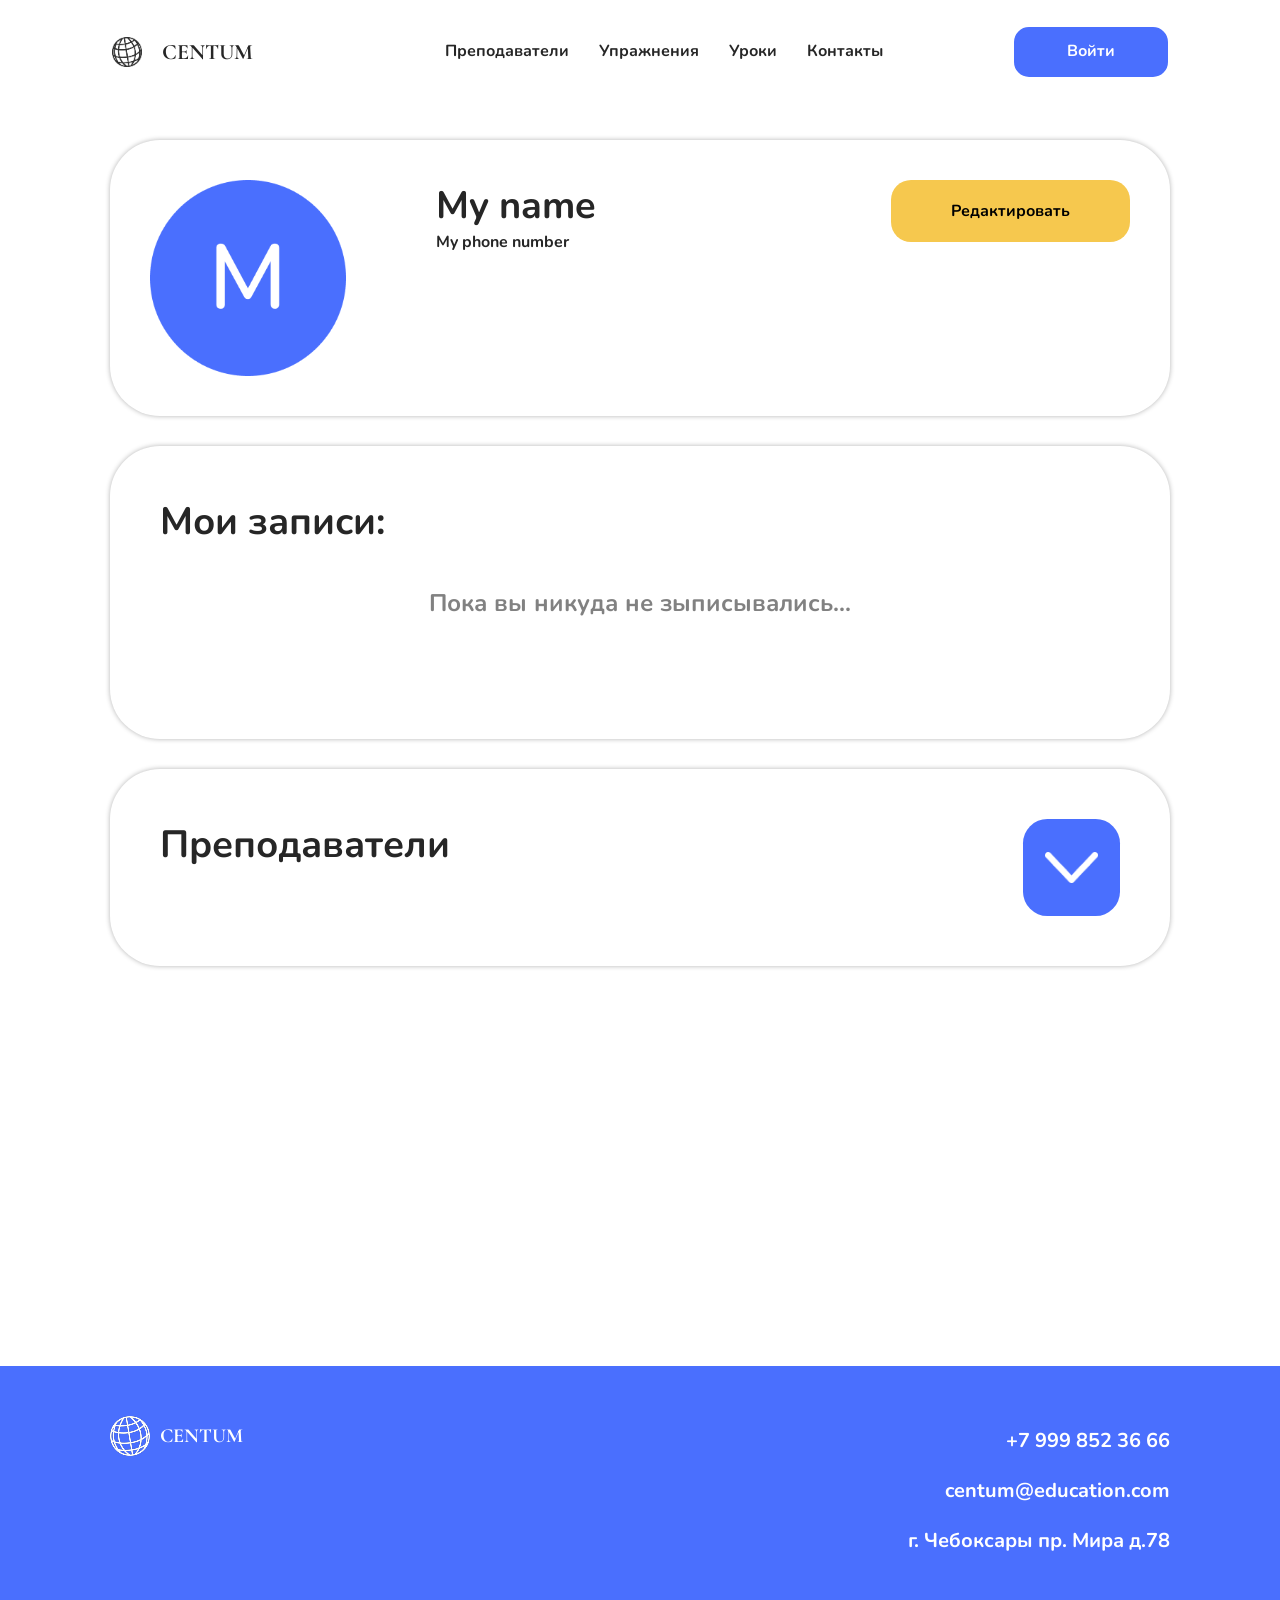
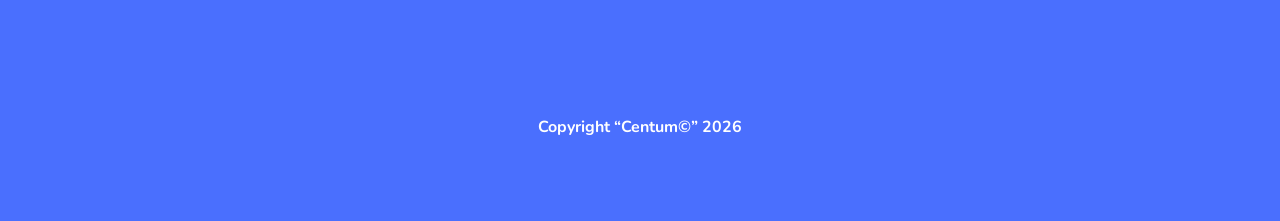
<file: account.html>
<!DOCTYPE html>
<html lang="en">
<head>
    <meta charset="UTF-8">
    <meta name="viewport" content="width=device-width, initial-scale=1.0">
    <meta name="robots" content="noindex, nofollow">
    
    <title>CENTUM</title>

    <link rel="stylesheet" href="./assets/styles/account.css">
    <link rel="stylesheet" href="./assets/styles/style.css">

    <link rel="preconnect" href="https://fonts.googleapis.com"> 
    <link rel="preconnect" href="https://fonts.gstatic.com" crossorigin> 
    <link href="https://fonts.googleapis.com/css2?family=Cormorant:ital,wght@0,300..700;1,300..700&display=swap" rel="stylesheet"> <link rel="preconnect" href="https://fonts.googleapis.com"> 
    <link rel="preconnect" href="https://fonts.gstatic.com" crossorigin> 
    <link href="https://fonts.googleapis.com/css2?family=Cormorant:ital,wght@0,300..700;1,300..700&family=Nunito:ital,wght@0,200..1000;1,200..1000&display=swap" rel="stylesheet">
    

</head>
<body>
    <header>
        <div class="container">
            <a href="./index.html" class="logo">
                <img class="logoImage" src="./assets/images/16229_negate 4 (1).png" alt="">
                <p class="logoText">CENTUM</p>
            </a>
            <nav>
                <ul>
                    <li><a href="./teachers.html">Преподаватели</a></li>
                    <li><a href="./exercices.html">Упражнения</a></li>
                    <li><a href="./lessons.html">Уроки</a></li>
                    <li><a href="./error404.html">Контакты</a></li>
                </ul>
            </nav>
            <a href="./login_signup.html" class="login">Войти</a>

            <button class="burger_button">
                <div class="burger_line1"></div>
                <div class="burger_line2"></div>
                <div class="burger_line3"></div>
            </button>

            
        </div>
    </header>

    <nav class="burger_menu">
        <ul>
            <li><a href="./teachers.html">Преподаватели</a></li>
            <li><a href="./exercices.html">Упражнения</a></li>
            <li><a href="./lessons.html">Уроки</a></li>
            <li><a href="./error404.html">Контакты</a></li>
            <li><a href="./login_signup.html" class="burger_login">Войти</a></li>
        </ul>
    </nav>

    <div class="my_account">
        <div class="container">
            <div class="my_data">
                <img src="./assets/images/Group 133.png" class="pfp" srcset="">
                <div class="my_data_text">
                    <h3>My name</h3>
                    <p>My phone number</p>
                </div>
                <button class="edit_my_data">Редактировать</button>
            </div>

            <div class="my_signups">
                <h3>Мои записи:</h3>
                <h5>Пока вы никуда не зыписывались...</h5>
            </div>
                
            <div class="my_teachers">
                <h3>Преподаватели</h3>
                <button class="open_button">
                    <img src="./assets/images/Line 37.png" alt="">
                </button>
            </div>
        </div>
    </div>

    <footer>
        <div class="container">
            <div class="footerBlock">
                <div href="" class="footerLogo">
                    <img class="logoImage" src="./assets/images/16229_negate 3.png" alt="">
                    <p class="logoText">CENTUM</p>
                </div>
                <ul>
                    <li>+7 999 852 36 66</li>
                    <li>centum@education.com</li>
                    <li>г. Чебоксары пр. Мира д.78</li>
                    <li></li>
                </ul>
            </div>
            <p class="footerP">Copyright “Centum©” 2026 </p>
        </div>
        
    </footer>

    <script src="./assets/scripts/burger.js"></script>
</body>
</html>
</file>
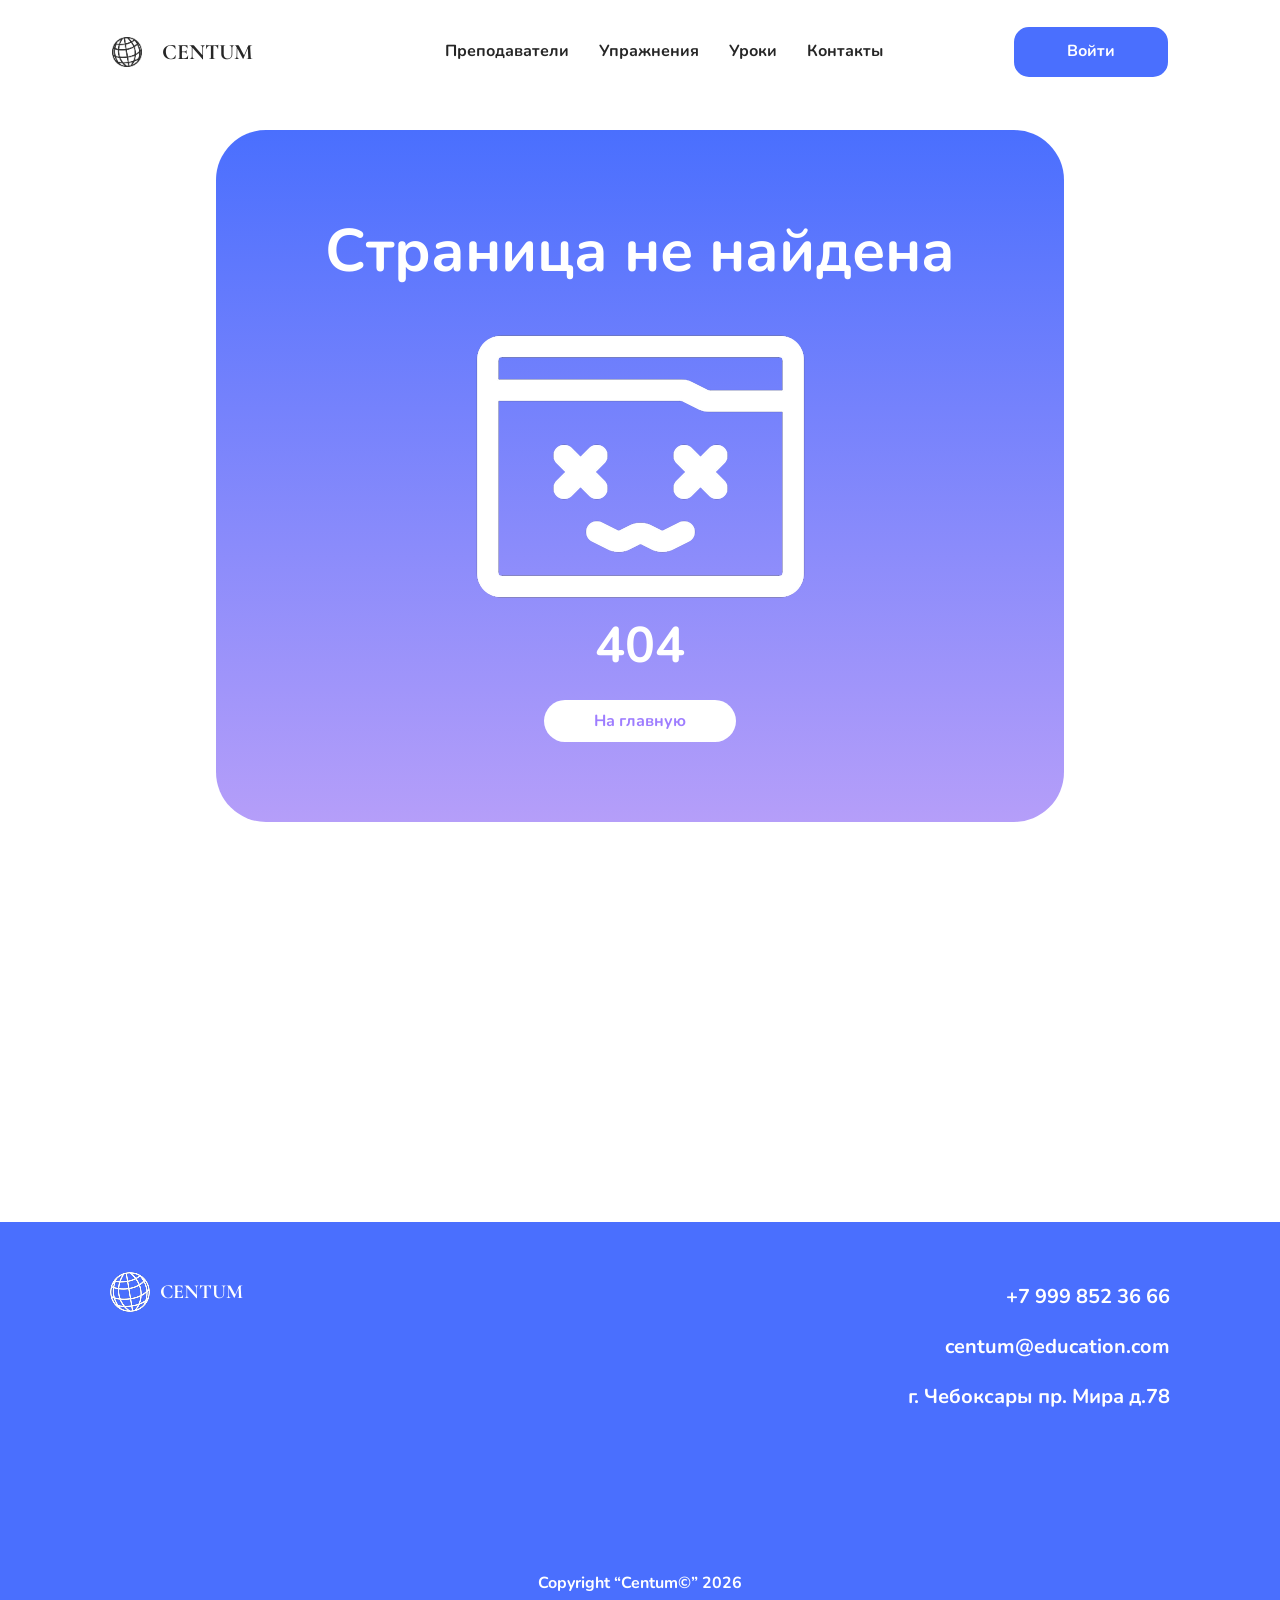
<file: error404.html>
<!DOCTYPE html>
<html lang="en">
<head>
    <meta charset="UTF-8">
    <meta name="viewport" content="width=device-width, initial-scale=1.0">
    <meta name="robots" content="noindex, nofollow">
    <title>CENTUM</title>

    <link rel="stylesheet" href="./assets/styles/style.css">

    <link rel="preconnect" href="https://fonts.googleapis.com"> 
    <link rel="preconnect" href="https://fonts.gstatic.com" crossorigin> 
    <link href="https://fonts.googleapis.com/css2?family=Cormorant:ital,wght@0,300..700;1,300..700&display=swap" rel="stylesheet"> <link rel="preconnect" href="https://fonts.googleapis.com"> 
    <link rel="preconnect" href="https://fonts.gstatic.com" crossorigin> 
    <link href="https://fonts.googleapis.com/css2?family=Cormorant:ital,wght@0,300..700;1,300..700&family=Nunito:ital,wght@0,200..1000;1,200..1000&display=swap" rel="stylesheet">
    
</head>
<body>
    <header>
        <div class="container">
            <a href="./index.html" class="logo">
                <img class="logoImage" src="./assets/images/16229_negate 4 (1).png" alt="">
                <p class="logoText">CENTUM</p>
            </a>
            <nav>
                <ul>
                    <li><a href="./teachers.html">Преподаватели</a></li>
                    <li><a href="./exercices.html">Упражнения</a></li>
                    <li><a href="./lessons.html">Уроки</a></li>
                    <li><a href="./error404.html">Контакты</a></li>
                </ul>
            </nav>
            <a href="./login_signup.html" class="login">Войти</a>

            <button class="burger_button">
                <div class="burger_line1"></div>
                <div class="burger_line2"></div>
                <div class="burger_line3"></div>
            </button>
        </div>
    </header>

    <nav class="burger_menu">
        <ul>
            <li><a href="./teachers.html">Преподаватели</a></li>
            <li><a href="./exercices.html">Упражнения</a></li>
            <li><a href="./lessons.html">Уроки</a></li>
            <li><a href="./error404.html">Контакты</a></li>
            <li><a href="./login_signup.html" class="burger_login">Войти</a></li>
        </ul>
    </nav>

    <div class="container">
        <div class="error404_window">
            <h3>Страница не найдена</h3>
            <img src="./assets/images/error.png" alt="" srcset="">
            <h4>404</h4>
            <button class="404button" onclick="window.location.href='./index.html'">На главную</button>
        </div>
    </div>

    <footer>
        <div class="container">
            <div class="footerBlock">
                <div href="" class="footerLogo">
                    <img class="logoImage" src="./assets/images/16229_negate 3.png" alt="">
                    <p class="logoText">CENTUM</p>
                </div>
                <ul>
                    <li>+7 999 852 36 66</li>
                    <li>centum@education.com</li>
                    <li>г. Чебоксары пр. Мира д.78</li>
                    <li></li>
                </ul>
            </div>
            <p class="footerP">Copyright “Centum©” 2026 </p>
        </div>
        
    </footer>

    <script src="./assets/scripts/burger.js"></script>
</body>
</html>
</file>
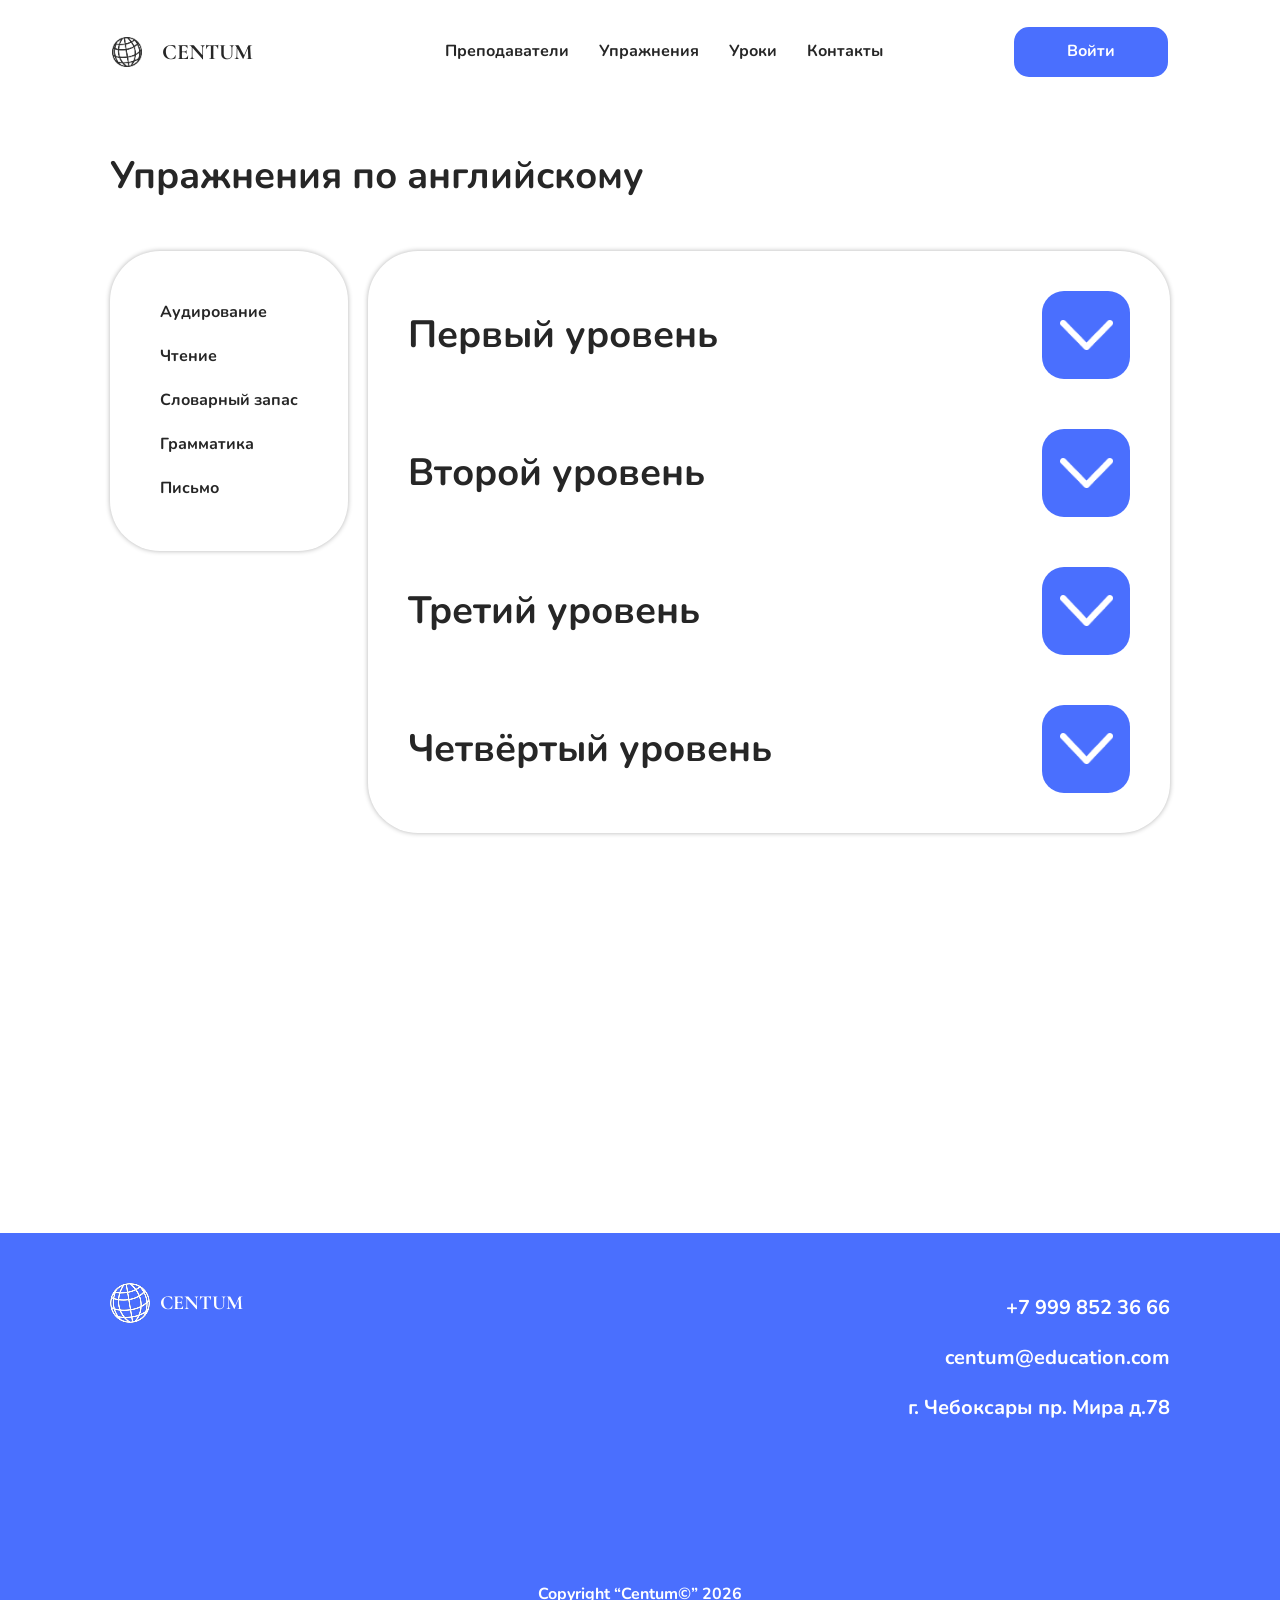
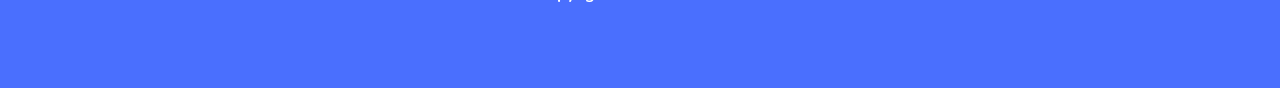
<file: exercices.html>
<!DOCTYPE html>
<html lang="en">
<head>
    <meta charset="UTF-8">
    <meta name="viewport" content="width=device-width, initial-scale=1.0">
    <meta name="robots" content="index, follow">

    <title>CENTUM</title>

    <link rel="stylesheet" href="./assets/styles/exercices.css">
    <link rel="stylesheet" href="./assets/styles/style.css">

    <link rel="preconnect" href="https://fonts.googleapis.com"> 
    <link rel="preconnect" href="https://fonts.gstatic.com" crossorigin> 
    <link href="https://fonts.googleapis.com/css2?family=Cormorant:ital,wght@0,300..700;1,300..700&display=swap" rel="stylesheet"> <link rel="preconnect" href="https://fonts.googleapis.com"> 
    <link rel="preconnect" href="https://fonts.gstatic.com" crossorigin> 
    <link href="https://fonts.googleapis.com/css2?family=Cormorant:ital,wght@0,300..700;1,300..700&family=Nunito:ital,wght@0,200..1000;1,200..1000&display=swap" rel="stylesheet">
    
</head>
<body>
    <header>
        <div class="container">
            <a href="./index.html" class="logo">
                <img class="logoImage" src="./assets/images/16229_negate 4 (1).png" alt="">
                <p class="logoText">CENTUM</p>
            </a>
            <nav>
                <ul>
                    <li><a href="./teachers.html">Преподаватели</a></li>
                    <li><a href="./exercices.html">Упражнения</a></li>
                    <li><a href="./lessons.html">Уроки</a></li>
                    <li><a href="./error404.html">Контакты</a></li>
                </ul>
            </nav>
            <a href="./login_signup.html" class="login">Войти</a>

            <button class="burger_button">
                <div class="burger_line1"></div>
                <div class="burger_line2"></div>
                <div class="burger_line3"></div>
            </button>

            
        </div>
    </header>

    <nav class="burger_menu">
        <ul>
            <li><a href="./teachers.html">Преподаватели</a></li>
            <li><a href="./exercices.html">Упражнения</a></li>
            <li><a href="./lessons.html">Уроки</a></li>
            <li><a href="./error404.html">Контакты</a></li>
            <li><a href="./login_signup.html" class="burger_login">Войти</a></li>
        </ul>
    </nav>

    <div class="exercices_list">
        <div class="container">
            <h3>Упражнения по английскому</h3>
            <div class="exercices_list_and_levels">
                <div class="exercices_list_select">
                    <a href="">Аудирование</a>
                    <a href="">Чтение</a>
                    <a href="">Словарный запас</a>
                    <a href="">Грамматика</a>
                    <a href="">Письмо</a>
                </div>
    
                <div class="levels">
                    <div class="level">
                        <h3>Первый уровень</h3>
                        <button class="open_button">
                            <img src="./assets/images/Line 37.png" alt="">
                        </button>
                    </div>
                    <div class="level">
                        <h3>Второй уровень</h3>
                        <button class="open_button">
                            <img src="./assets/images/Line 37.png" alt="">
                        </button>
                    </div>
                    <div class="level">
                        <h3>Третий уровень</h3>
                        <button class="open_button">
                            <img src="./assets/images/Line 37.png" alt="">
                        </button>
                    </div>
                    <div class="level">
                        <h3>Четвёртый уровень</h3>
                        <button class="open_button">
                            <img src="./assets/images/Line 37.png" alt="">
                        </button>
                    </div>
                </div>
            </div>
        </div>
    </div>

    <footer>
        <div class="container">
            <div class="footerBlock">
                <div href="" class="footerLogo">
                    <img class="logoImage" src="./assets/images/16229_negate 3.png" alt="">
                    <p class="logoText">CENTUM</p>
                </div>
                <ul>
                    <li>+7 999 852 36 66</li>
                    <li>centum@education.com</li>
                    <li>г. Чебоксары пр. Мира д.78</li>
                    <li></li>
                </ul>
            </div>
            <p class="footerP">Copyright “Centum©” 2026 </p>
        </div>
        
    </footer>

    <script src="./assets/scripts/burger.js"></script>
</body>
</html>
</file>
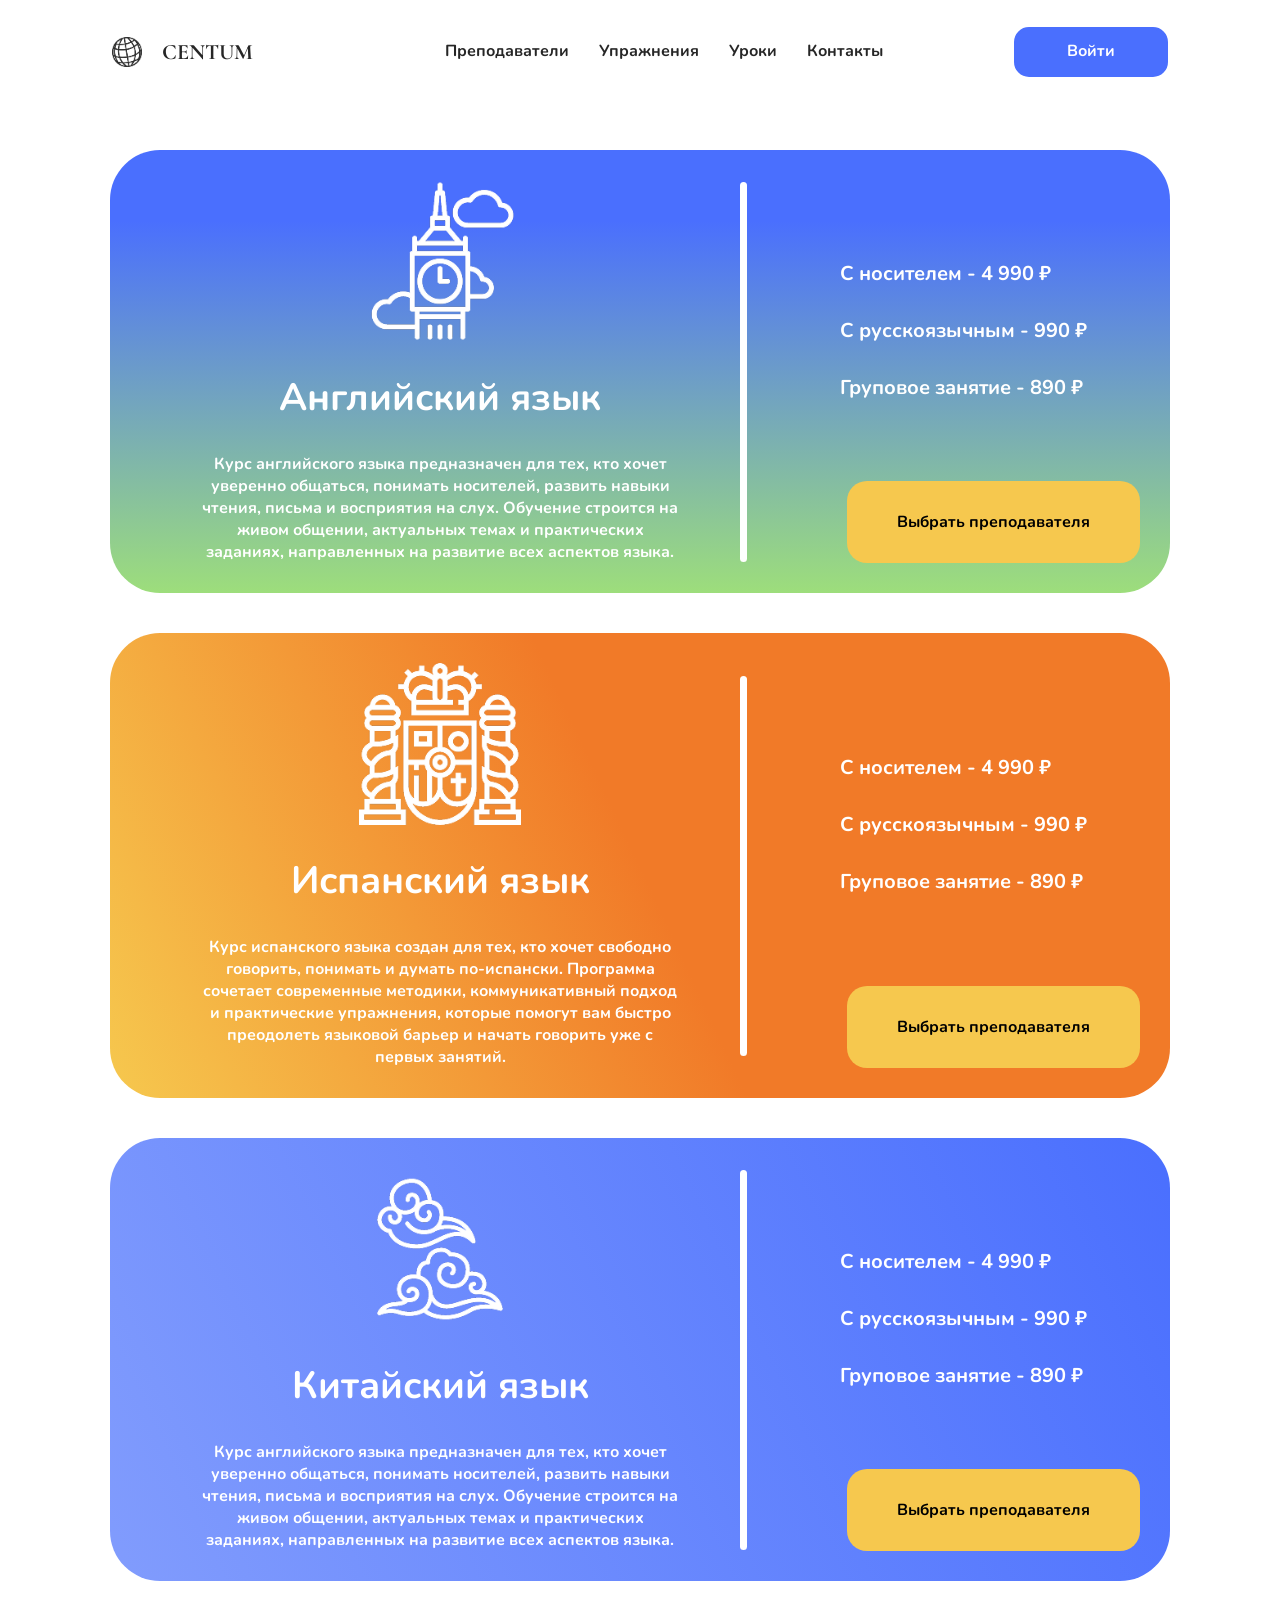
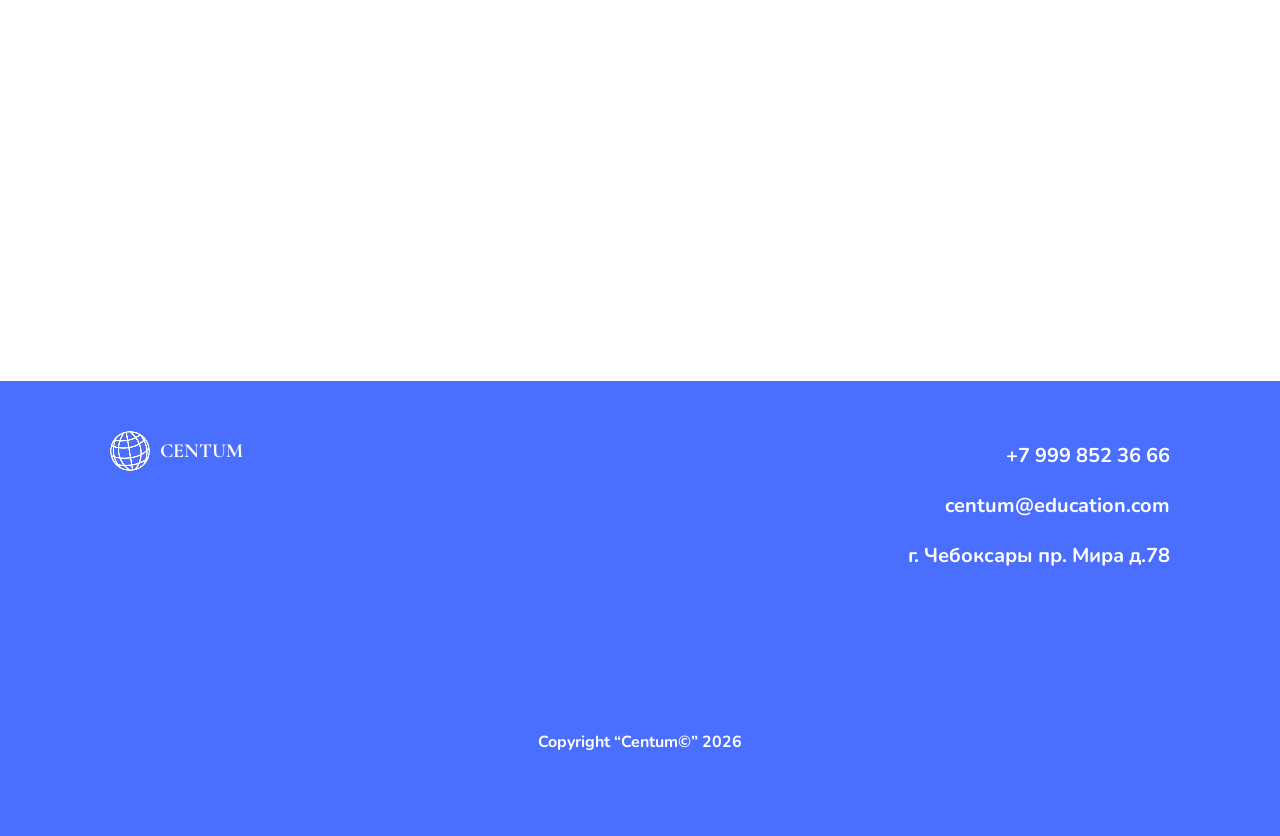
<file: languages.html>
<!DOCTYPE html>
<html lang="en">
<head>
    <meta charset="UTF-8">
    <meta name="viewport" content="width=device-width, initial-scale=1.0">
    <meta name="robots" content="index, follow">

    <title>CENTUM</title>

    <link rel="stylesheet" href="./assets/styles/languages.css">
    <link rel="stylesheet" href="./assets/styles/style.css">

    <link rel="preconnect" href="https://fonts.googleapis.com"> 
    <link rel="preconnect" href="https://fonts.gstatic.com" crossorigin> 
    <link href="https://fonts.googleapis.com/css2?family=Cormorant:ital,wght@0,300..700;1,300..700&display=swap" rel="stylesheet"> <link rel="preconnect" href="https://fonts.googleapis.com"> 
    <link rel="preconnect" href="https://fonts.gstatic.com" crossorigin> 
    <link href="https://fonts.googleapis.com/css2?family=Cormorant:ital,wght@0,300..700;1,300..700&family=Nunito:ital,wght@0,200..1000;1,200..1000&display=swap" rel="stylesheet">
</head>
<body>
    <header>
        <div class="container">
            <a href="./index.html" class="logo">
                <img class="logoImage" src="./assets/images/16229_negate 4 (1).png" alt="">
                <p class="logoText">CENTUM</p>
            </a>
            <nav>
                <ul>
                    <li><a href="./teachers.html">Преподаватели</a></li>
                    <li><a href="./exercices.html">Упражнения</a></li>
                    <li><a href="./lessons.html">Уроки</a></li>
                    <li><a href="./error404.html">Контакты</a></li>
                </ul>
            </nav>
            <a href="./login_signup.html" class="login">Войти</a>

            <button class="burger_button">
                <div class="burger_line1"></div>
                <div class="burger_line2"></div>
                <div class="burger_line3"></div>
            </button>
        </div>
    </header>

    <nav class="burger_menu">
        <ul>
            <li><a href="./teachers.html">Преподаватели</a></li>
            <li><a href="./exercices.html">Упражнения</a></li>
            <li><a href="./lessons.html">Уроки</a></li>
            <li><a href="./error404.html">Контакты</a></li>
            <li><a href="./login_signup.html" class="burger_login">Войти</a></li>
        </ul>
    </nav>

    <div class="languages_container">
        <div class="container">
            <div class="en_lang">
                <div class="language_text">
                    <img src="./assets/images/en.png" alt="">
                    <h3>Английский язык</h3>
                    <p>
                        Курс английского языка предназначен для тех, кто хочет уверенно общаться, понимать носителей, развить навыки чтения, письма и восприятия на слух. Обучение строится на живом общении, актуальных темах и практических заданиях, направленных на развитие всех аспектов языка.
                    </p>
                </div>
                <div class="language_border"></div>
                <div class="language_button">
                    <ul>
                        <li>С носителем - 4 990 ₽</li>
                        <li>С русскоязычным - 990 ₽</li>
                        <li>Груповое занятие - 890 ₽ </li>
                    </ul>
                    <button class="en_lang_button">
                        Выбрать преподавателя
                    </button>
                </div>
            </div>

            <div class="sp_lang">
                <div class="language_text">
                    <img src="./assets/images/sp.png" alt="">
                    <h3>Испанский язык</h3>
                    <p>
                        Курс испанского языка создан для тех, кто хочет свободно говорить, понимать и думать по-испански. Программа сочетает современные методики, коммуникативный подход и практические упражнения, которые помогут вам быстро преодолеть языковой барьер и начать говорить уже с первых занятий.
                    </p>
                </div>
                <div class="language_border"></div>
                <div class="language_button">
                    <ul>
                        <li>С носителем - 4 990 ₽</li>
                        <li>С русскоязычным - 990 ₽</li>
                        <li>Груповое занятие - 890 ₽ </li>
                    </ul>
                    <button class="en_lang_button">
                        Выбрать преподавателя
                    </button>
                </div>
            </div>

            <div class="ch_lang">
                <div class="language_text">
                    <img src="./assets/images/ch.png" alt="">
                    <h3>Китайский язык</h3>
                    <p>
                        Курс английского языка предназначен для тех, кто хочет уверенно общаться, понимать носителей, развить навыки чтения, письма и восприятия на слух. Обучение строится на живом общении, актуальных темах и практических заданиях, направленных на развитие всех аспектов языка.
                    </p>
                </div>
                <div class="language_border"></div>
                <div class="language_button">
                    <ul>
                        <li>С носителем - 4 990 ₽</li>
                        <li>С русскоязычным - 990 ₽</li>
                        <li>Груповое занятие - 890 ₽ </li>
                    </ul>
                    <button class="en_lang_button">
                        Выбрать преподавателя
                    </button>
                </div>
            </div>
        </div>
    </div>

    <footer>
        <div class="container">
            <div class="footerBlock">
                <div href="" class="footerLogo">
                    <img class="logoImage" src="./assets/images/16229_negate 3.png" alt="">
                    <p class="logoText">CENTUM</p>
                </div>
                <ul>
                    <li>+7 999 852 36 66</li>
                    <li>centum@education.com</li>
                    <li>г. Чебоксары пр. Мира д.78</li>
                    <li></li>
                </ul>
            </div>
            <p class="footerP">Copyright “Centum©” 2026 </p>
        </div>
        
    </footer>

    <script src="./assets/scripts/burger.js"></script>
</body>
</html>
</file>
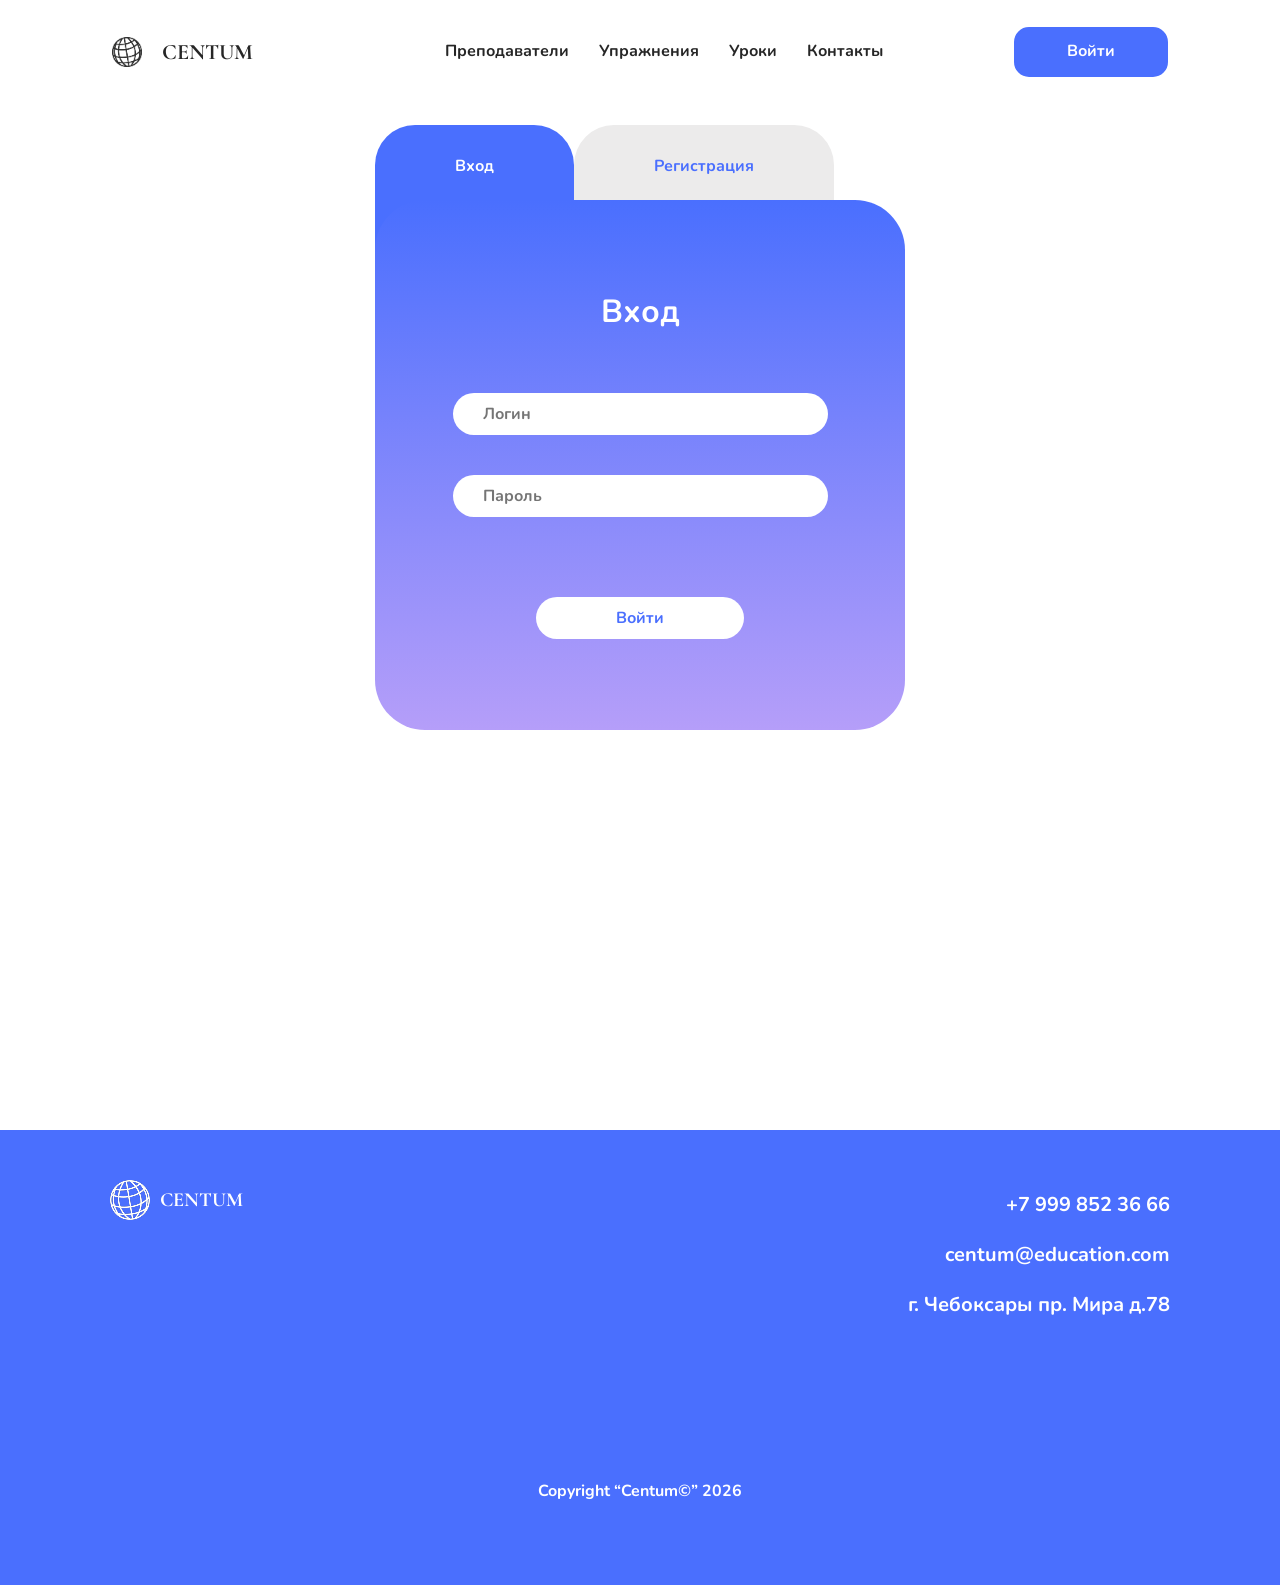
<file: login_signup.html>
<!DOCTYPE html>
<html lang="en">
<head>
    <meta charset="UTF-8">
    <meta http-equiv="X-UA-Compatible" content="IE=edge">
    <meta name="viewport" content="width=device-width, initial-scale=1.0">
    <meta name="robots" content="noindex, nofollow">

    <title>CENTUM</title>
    <link rel="stylesheet" href="./assets/styles/login_style.css">
    <link rel="stylesheet" href="./assets/styles/style.css">

    <link rel="preconnect" href="https://fonts.googleapis.com"> 
    <link rel="preconnect" href="https://fonts.gstatic.com" crossorigin> 
    <link href="https://fonts.googleapis.com/css2?family=Cormorant:ital,wght@0,300..700;1,300..700&display=swap" rel="stylesheet"> <link rel="preconnect" href="https://fonts.googleapis.com"> 
    <link rel="preconnect" href="https://fonts.gstatic.com" crossorigin> 
    <link href="https://fonts.googleapis.com/css2?family=Cormorant:ital,wght@0,300..700;1,300..700&family=Nunito:ital,wght@0,200..1000;1,200..1000&display=swap" rel="stylesheet">

    
</head>
<body>
    <header>
        <div class="container">
            <a href="./index.html" class="logo">
                <img class="logoImage" src="./assets/images/16229_negate 4 (1).png" alt="">
                <p class="logoText">CENTUM</p>
            </a>
            <nav>
                <ul>
                    <li><a href="./teachers.html">Преподаватели</a></li>
                    <li><a href="./exercices.html">Упражнения</a></li>
                    <li><a href="./lessons.html">Уроки</a></li>
                    <li><a href="./error404.html">Контакты</a></li>
                </ul>
            </nav>
            <a href="./login_signup.html" class="login">Войти</a>

            <button class="burger_button">
                <div class="burger_line1"></div>
                <div class="burger_line2"></div>
                <div class="burger_line3"></div>
            </button>

            
        </div>
    </header>

    <nav class="burger_menu">
        <ul>
            <li><a href="./teachers.html">Преподаватели</a></li>
            <li><a href="./exercices.html">Упражнения</a></li>
            <li><a href="./lessons.html">Уроки</a></li>
            <li><a href="./error404.html">Контакты</a></li>
            <li><a href="./login_signup.html" class="burger_login">Войти</a></li>
        </ul>
    </nav>

    <div class="container">
        <div class="container_login">
            <div class="login_signup_toggle">
                <button class="login_toggle">Вход</button>
                <button class="signup_toggle">Регистрация</button>
            </div>
            <div class="login_signup_form">
                <h4>Вход</h4>
                <form class="login_form">
                    <input type="text" id="textbox" placeholder="Логин">
                    <input type="password" id="textbox" placeholder="Пароль">
                    <button type="submit">Войти</button>
                </form>
                <form class="signup_form">
                    <input type="text" id="textbox" placeholder="Логин">
                    <input type="text" id="textbox" placeholder="Пароль">
                    <input type="text" id="textbox" placeholder="Повтор пароля">
                    <input type="text" id="textbox" placeholder="ФИО">
                    <button id="" type="submit">Зарегистрироваться</button>
                </form>
                
            </div>
        </div>
    </div>

    <footer>
        <div class="container">
            <div class="footerBlock">
                <div href="" class="footerLogo">
                    <img class="logoImage" src="./assets/images/16229_negate 3.png" alt="">
                    <p class="logoText">CENTUM</p>
                </div>
                <ul>
                    <li>+7 999 852 36 66</li>
                    <li>centum@education.com</li>
                    <li>г. Чебоксары пр. Мира д.78</li>
                    <li></li>
                </ul>
            </div>
            <p class="footerP">Copyright “Centum©” 2026 </p>
        </div>
        
    </footer>

    
    <script src="https://ajax.googleapis.com/ajax/libs/jquery/3.7.1/jquery.min.js"></script>
    <script src="./assets/scripts/login.js"></script>
    <script src="./assets/scripts/burger.js"></script>
</body>
</html>
</file>
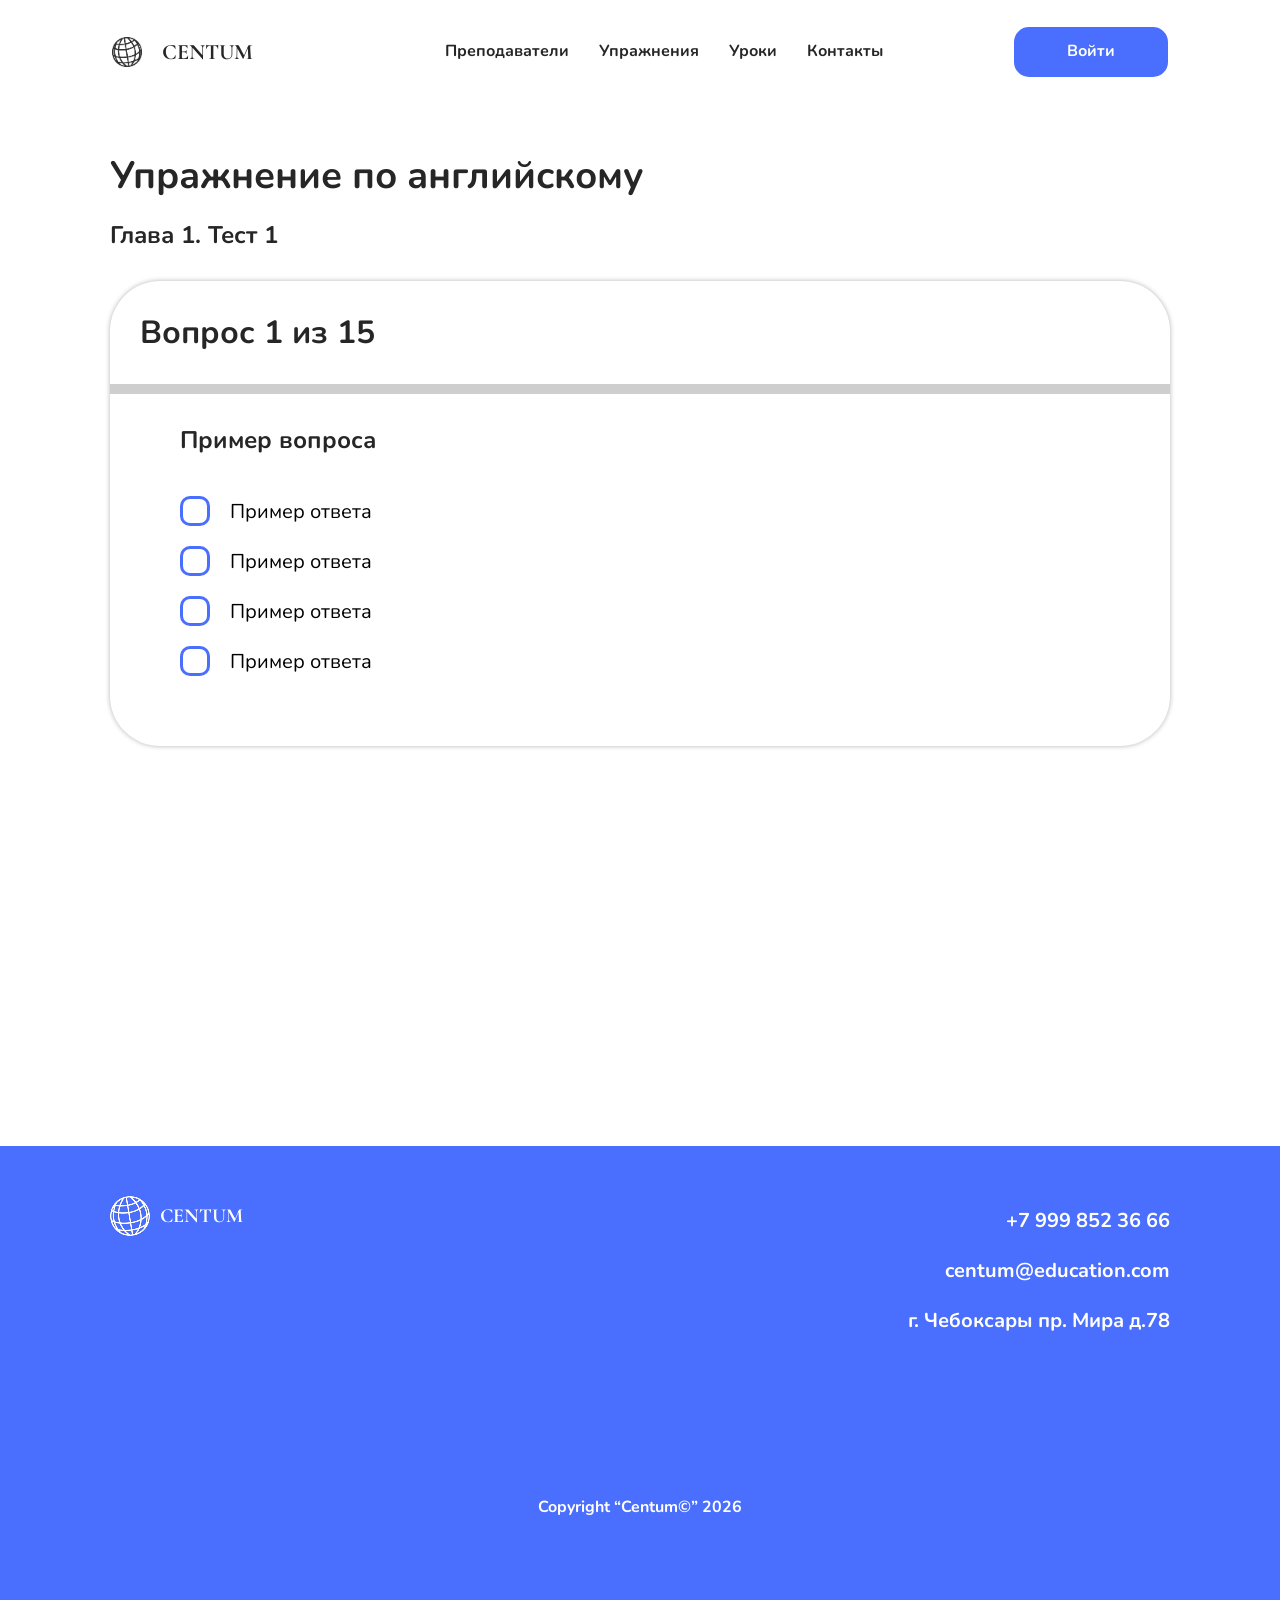
<file: test.html>
<!DOCTYPE html>
<html lang="en">
<head>
    <meta charset="UTF-8">
    <meta name="viewport" content="width=device-width, initial-scale=1.0">
    <meta name="robots" content="noindex, nofollow">

    <title>CENTUM</title>

    <link rel="canonical" href="https://centum.ru/index/">

    <link rel="stylesheet" href="./assets/styles/test.css">
    <link rel="stylesheet" href="./assets/styles/style.css">

    <link rel="preconnect" href="https://fonts.googleapis.com"> 
    <link rel="preconnect" href="https://fonts.gstatic.com" crossorigin> 
    <link href="https://fonts.googleapis.com/css2?family=Cormorant:ital,wght@0,300..700;1,300..700&display=swap" rel="stylesheet"> <link rel="preconnect" href="https://fonts.googleapis.com"> 
    <link rel="preconnect" href="https://fonts.gstatic.com" crossorigin> 
    <link href="https://fonts.googleapis.com/css2?family=Cormorant:ital,wght@0,300..700;1,300..700&family=Nunito:ital,wght@0,200..1000;1,200..1000&display=swap" rel="stylesheet">
</head>
<body>

    <header>
        <div class="container">
            <a href="./index.html" class="logo">
                <img class="logoImage" src="./assets/images/16229_negate 4 (1).png" alt="">
                <p class="logoText">CENTUM</p>
            </a>
            <nav>
                <ul>
                    <li><a href="./teachers.html">Преподаватели</a></li>
                    <li><a href="./exercices.html">Упражнения</a></li>
                    <li><a href="./lessons.html">Уроки</a></li>
                    <li><a href="./error404.html">Контакты</a></li>
                </ul>
            </nav>
            <a href="./login_signup.html" class="login">Войти</a>

            <button class="burger_button">
                <div class="burger_line1"></div>
                <div class="burger_line2"></div>
                <div class="burger_line3"></div>
            </button>

            
        </div>
    </header>

    <nav class="burger_menu">
        <ul>
            <li><a href="./teachers.html">Преподаватели</a></li>
            <li><a href="./exercices.html">Упражнения</a></li>
            <li><a href="./lessons.html">Уроки</a></li>
            <li><a href="./error404.html">Контакты</a></li>
            <li><a href="./login_signup.html" class="burger_login">Войти</a></li>
        </ul>
    </nav>

    <div class="test">
        <div class="container">
            <h3>Упражнение по английскому</h3>
            <br>
            <h5>Глава 1. Тест 1</h5>
            <div class="question">
                <h4>Вопрос 1 из 15</h4>
                <div class="progress_bar">
                    <div class="progress_bar_placeholder"></div>
                </div>
                <div class="test_body">
                    <h5>Пример вопроса</h5>
                    <div class="questions">
                        <form>
                            <label>
                                <input type="radio" name="test"> <div class="radio_mark"></div>Пример ответа
                            </label>

                            <label>
                                <input type="radio" name="test"> <div class="radio_mark"></div>Пример ответа 
                            </label>

                            <label>
                                <input type="radio" name="test"> <div class="radio_mark"></div>Пример ответа
                            </label>

                            <label>
                                <input type="radio" name="test"> <div class="radio_mark"></div>Пример ответа
                            </label>
                        </form>
                    </div>
                </div>
            </div>
        </div>
    </div>

    <footer>
        <div class="container">
            <div class="footerBlock">
                <div href="" class="footerLogo">
                    <img class="logoImage" src="./assets/images/16229_negate 3.png" alt="">
                    <p class="logoText">CENTUM</p>
                </div>
                <ul>
                    <li>+7 999 852 36 66</li>
                    <li>centum@education.com</li>
                    <li>г. Чебоксары пр. Мира д.78</li>
                    <li></li>
                </ul>
            </div>
            <p class="footerP">Copyright “Centum©” 2026 </p>
        </div>
        
    </footer>

    <script src="./assets/scripts/burger.js"></script>
    
</body>
</html>
</file>
<file: assets/styles/account.css>
.my_account {
    margin-top: 140px;
}

.my_account .container {
    display: flex;
    flex-direction: column;
    gap: 30px;
}

.my_data {
    box-shadow: 0px 0px 5px 0px rgba(0, 0, 0, 0.302);
    border-radius: 50px;
    padding: 40px;
    display: flex;
    justify-content: space-between;
}

.my_data_text {
    flex: 1;
    margin-left: 90px;
}

.my_data_text p {
    color: #262626;
}

.edit_my_data {
    height: fit-content;
    padding: 20px;
    padding-inline: 60px;
    background-color: #F6C84E;
    border-radius: 20px;
    border: none;
    transition: all 0.2s ease-in-out;
    
}

.edit_my_data:hover {
    transition: all 0.2s ease-in-out;
    transform: translateY(-10%);
    box-shadow: 1px 5px 26px -16px rgba(0, 0, 0, 0.687);
}

.pfp {
    width: 20%;
}

.my_signups {
    padding: 50px;
    background-color: white;
    display: flex;
    flex-direction: column;
    box-shadow: 0px 0px 5px 0px rgba(0, 0, 0, 0.302);
    border-radius: 50px;
    gap: 40px;
}

.my_signups h5 {
    text-align: center;
    margin-bottom: 70px;
    color: #26262694;
}

.my_teachers {
    box-shadow: 0px 0px 5px 0px rgba(0, 0, 0, 0.302);
    border-radius: 50px;
    background-color: white;
    padding: 50px;
    display: flex;
    justify-content: space-between;
}

.open_teachers_list {
    aspect-ratio: 1 / 1;
    padding: 10px;
    border-radius: 20px;
    background-color: #4A6FFE;
    border: none;
    display: flex;
    justify-content: space-between;
    align-items: center;
    transition: all 0.2s ease-in-out;
}

.open_teachers_list:hover {
    transition: all 0.2s ease-in-out;
    transform: translateY(-10%);
    box-shadow: 1px 5px 26px -16px rgba(0, 0, 0, 0.687);
}

.open_teachers_list img {
    width: 80%;
    margin: auto;
    transition: all 0.2s ease-in-out;
}

@media (max-width: 480px) {
    .my_data_text {
        margin-left: 10px;
    }

    .edit_my_data {
        padding: 10px;
    }

    .open_teachers_list {
        width: 20%;
        padding: 5% !important;        
        border-radius: 30%;
    }

    .my_account .container > div {
        padding: 20px;
        border-radius: 30px;
    } 

    .my_data_text h3 {
        font-size: 16px;
    }

    .my_data_text p {
        font-size: 1px !important;
    }

    .edit_my_data {
        padding: 5px;
    }
}

@media (min-width: 481px) and (max-width: 780px) {

    .my_data_text {
        margin-left: 10px;
    }

    .edit_my_data {
        padding: 10px;
    }

    .open_teachers_list {
        width: 20%;
        padding: 5% !important;        
        border-radius: 30%;
    }

    
}

@media (min-width: 780px) and (max-width: 1200px) {
    

    .open_teachers_list {
        width: 10%;
        
    }
}
</file>
<file: assets/styles/style.css>
* {
    margin: 0;
}

*  button {
    font-size: 16px;
    font-family: Nunito;
    font-weight: bold;
}

*::selection {
    background-color: #262626;
    color: white;
}



h1 {
    font-family: Cormorant;
    font-weight: bold;
    font-size: 50px;
    color: #262626;
}

h2 {
    font-family: Cormorant;
    font-weight: bold;
    font-size: 50px;
    color: #262626;
    text-align: center;
    margin-bottom: 40px;
}

h3 {
    font-family: Nunito;
    font-weight: bold;
    font-size: 38px;
    color: #262626;
}

h4 {
    font-family: Nunito;
    font-weight: bold;
    font-size: 32px;
    color: #262626;
    
}

h5 {
    font-family: Nunito;
    font-weight: bold;
    font-size: 24px;
    color: #262626;
}

p {
    font-size: 16px;
    font-family: Nunito;
    font-weight: bold;
    color: #262626;
}

b { 
    color: #F6C84E;
}

.container {
    margin-inline: 15%;
}

header {
    position: fixed;
    top: 5px;
    width: 100%;
}

header .container{
    top: 20px;
    display: flex;
    justify-content: space-between;
    align-items: center;
    background-color: rgba(255, 255, 255, 0.66);
    backdrop-filter: blur(10px);
    border: 2px solid white;
    padding: 20px;
    border-radius: 30px;
}

.logo {
    display: flex;
    align-items: center;
    gap: 20px;
}

.logo img {
    width: 30px;
}

.logo p {
    font-family: Cormorant;
    color: #262626;
    font-size: 22px;
    font-weight: bold;
}

nav ul {
    display: flex;
    list-style: none;
    gap: 30px;
}




a {
    font-family: Nunito;
    font-weight: bold;
    text-decoration: none;
    color: #262626;
    transition: 0.2s all ease-in-out;
}

a::after {
    display: block;
    content: " ";
    height: 2px;
    background-color: #4A6FFE;
    transform: scaleX(0);
    transition: 0.2s all ease-in-out;
}

nav li:hover a {
    transition: 0.2s all ease-in-out;
    color: #4A6FFE;
}

nav li:hover a::after {
    transition: 0.2s all ease-in-out;
    transform: scaleX(1);
}



.login {
    padding: 10px;
    padding-inline: 50px;
    background-color: #4A6FFE;
    border: 3px solid #4A6FFE;
    color: white;
    border-radius: 15px;
    transition: 0.2s all ease-in-out;
}

.login:hover {
    transition: 0.2s all ease-in-out;
    border: 3px solid #4A6FFE;
    color: #4A6FFE;
    background-color: white;
    transform: translateY(-5px);
    box-shadow: 1px 5px 26px -16px rgba(0, 0, 0, 0.687);
}

nav {
    display: block;
}

.login {
    display: block;
}

.burger_menu {
    display: none;
    background-color: #4A6FFE;
    position: fixed;
    top: 86px;
    width: 100%;
    padding-block: 50px;
    transform: scaleY(0);
    margin: 0px;
    transition: 0.2s all ease-in-out;
} 

.burger_menu ul {
    display: flex;
    flex-direction: column;
    width: 100%;
    padding-left: 0px;
    
}

.burger_menu ul li  {
    
    margin: auto;
}

.burger_menu li a {
    color: white;
}

.burger_menu li a:hover {
    color: white;
}

.burger_button {
    display: none;
    flex-direction: column;
    gap: 5px;
    border: none;
    background-color: transparent;
    aspect-ratio: 1 / 1;
    justify-content: center;
}

.burger_button div {
    width: 30px;
    background-color: #4A6FFE;
    height: 5px;
    border-radius: 5px;
    
}

.burger_line1, .burger_line2 {
    transition: 0.2s all ease-in-out;
}

.burger_button:hover .burger_line2 {
    transition: 0.2s all ease-in-out;
}

.burger_button:hover .burger_line1 {
    transition: 0.2s all ease-in-out;
}

.section1 {
    text-align: center;
    margin-top: 200px;
}

.section1 h1 {
    margin: auto;
    margin-top: 110px;
    width: 50%;
}

.section1 img {
    width: 42%;
}


.section2_blocks {
    display: flex;
    flex-wrap: wrap;
    gap: 10px;
}

.bot_blocks {
    display: flex;
    gap: 10px;
}

.speaking_clubs {
    background-color: #B1F85C;
    display: flex;
    align-items: center;
    justify-content: center;
    padding: 30px;
    border-radius: 50px;

}

.records {
    display: flex;
    align-items: center;
    justify-content: space-between;
    align-self: 1;
    background: linear-gradient(#4A6FFE, #B59EF9);
    flex: 1;
    padding: 40px;
    border-radius: 50px;

}

.records div {
    display: flex;
    flex-direction: column;
    margin-left: 5%;
    gap: 60px;
}

.records div > * {
    color: white;
    text-align: center;
}

.practice {
    background: linear-gradient(#4A6FFE, #B59EF9);
    padding: 30px;
    border-radius: 50px;
    display: flex;
    flex-direction: column;
    align-items: center;
}

.practice h4 {
    color: white;
    text-align: center;
}

.practice img {
    width: 320px;
    margin-inline: auto;
}

.exercices {
    padding: 40px;
    border-radius: 50px;
    background-color: #B59EF9;
    display: flex;
    flex-direction: column;
    align-items: center;
}

.bot_blocks {
    flex: 1;
}

.exercices img {
    width: 240px;
}

.exercices h4 {
    color: white;
    text-align: center;
}

.purple_box {
    display: flex;
    flex-direction: column;
    flex: 1 !important;
    gap: 10px;
}

.purple_box div {
    border: 8px solid #B59EF9;
    flex: 1;
    text-align: center;
    border-radius: 50px;
    color: #B59EF9;
    display: flex;
    flex-direction: column;
    justify-content: center;
}

.purple_box div h5 {
    color: #B59EF9;
    width: 80%;
    margin-inline: auto;
    font-size: 28px;
}

.purple_box div img {
    width: 170px;
}

.section2 {
    margin-top: 100px;
}


.records img {
    width: 300px;
}

.purple_box img {
    width: 200px;
    margin-inline: auto;
    margin-top: 10px;
}






.section3 {
    margin-top: 100px;
    
}

.section3 p {
    color: #4A6FFE;
    text-align: center;
    margin-top: -30px;
}

.slider_wrap{
    margin: 40px auto;
    width: 100%;
    overflow: visible;
}

.slider_list { 
    background-color: white;
    margin-top: 50px;
    margin-bottom: 50px; 
    display: flex; 
    gap: 10px; 
    height: 100%;
    overflow: visible;
} 
.slide { 
    position: relative; 
    background-color: white; 
    box-shadow: 0px 0px 5px 0px #26262660; 
    display: flex; 
    flex-direction: column; 
    border-radius: 50px; 
    padding: 40px; 
    padding-bottom: 70px; 
    overflow: hidden;
    margin-block: 10px; 
    margin:  5px;
} 
.slide img { 
    width: 100%; 
    max-width: 400px; 
    margin: 0 auto; 
    border-radius: 10px; 
    display: block; } 
.slide .description { 
    position: absolute; 
    left: 50%; bottom: 20px; 
    transform: translate(-50%, 68%); 
    width: 100%; display: flex; 
    flex-direction: column; 
    gap: 15px; padding: 12px; 
    box-sizing: border-box; 
    background: linear-gradient(rgba(255,255,255,0) 0%, rgba(255,255,255,0.85) 40%); 
    transition: transform 0.28s ease, opacity 0.22s ease; pointer-events: none; 
} 
.description h4 { 
    text-align: center; 
    margin: 0; 
    opacity: 1; 
} 
.slide .description p { 
    color: #26262693; 
    margin: 0; 
    line-height: 1.3; 
    width: 80%; 
    margin: auto; 
}

.slide:hover .description { 
    transform: translate(-50%, 0); 
    opacity: 1; 
    pointer-events: auto; 
}


.Arrows {
    margin: 18px auto 0;
    width: fit-content;
    display: flex;
    gap: 16px;
    align-items: center;
}
.Arrows button {
    padding: 12px;
    border-radius: 50%;
    border: none;
    background-color: #F6C84E;
    transition: transform 0.18s ease, box-shadow 0.18s ease;
    display: flex;
    align-items: center;
    justify-content: center;
    cursor: pointer;
}

.Arrows button:hover { transform: translateY(-6%); box-shadow: 1px 5px 26px -16px rgba(0,0,0,0.6); }

.Arrows img { width: 18px; display:block; }



.section4 {
    margin-block: 150px;
}

.section4 .container {
    display: flex;
    gap: 10px;

}

.section4_blocks {
    display: flex;
    justify-content: space-between;
    gap: 10px;
}

.section4_block {
    flex: 1;
    aspect-ratio: 1 / 1;
    background: linear-gradient(#4A6FFE, #98AAF2);
    border-radius: 50px;
}

.start_now h4 {
    margin-bottom: 170px;
    width: 80%;
    text-align: left;
}

.start_now p {
    color: #262626be;
}

.section4_blocks_main {
    display: flex;
    flex-direction: column;
    gap: 10px;
}

.start_now {
    background-color: #B1F85C;
    background-image: url(/assets/images/Vector\ 1.png);
    background-size: 100%;
    padding: 80px;
    border-radius: 50px;
    display: flex;
    flex-direction: column;
    flex: 1;
    justify-content: space-between;
    box-shadow: 0px 0px 10px 1px #B1F85C;
}

.SignIn {
    box-shadow: 0px 0px 10px 1px #B59EF9;
    background: linear-gradient(65deg, #819CFD 25%, #B59EF9 75%);
    display: flex;
    flex-direction: column;
    border-radius: 50px;
    padding: 30px;
}

.start_now p {
    font-size: 20px;
}

.SignInButton {
    transition: all 0.2s ease-in-out;
    color: #262626;
    background-color: #F6C84E;
    border: none;
    padding: 20px;
    padding-inline: 80px;
    border-radius: 20px;
    margin-top: auto;
    margin-left: auto;
    font-size: 16px;
    
}

.SignInButton:hover {
    transition: all 0.2s ease-in-out;
    transform: translateY(-10%);
    box-shadow: 1px 5px 26px -16px rgba(0, 0, 0, 0.687);
}

.SignInText {
    display: flex;
    flex-direction: column;
    gap: 20px;
    margin-bottom: 60px;
    margin-left: 20px;
    margin-top: 20px;
}

.SignInText > * {
    color: white;
} 


.section4_block {
    box-shadow: 0px 0px 10px 1px #4A6FFE;
    display: flex;
    flex-direction: column;
    align-items: center;
    justify-content: center;
    gap: 20px;
}

.section4_block p { 
    width: 80%;
    margin-inline: auto;
    text-align: center;
}   

.section4_block img {
    width: 100px;
    margin-inline: auto;
}



.section5{
    padding-bottom: 100px;
}

.section5 p {
    text-align: center;
    color: #4A6FFE;
    margin-top: -30px;
}

.languages {
    display: flex;
    justify-content: space-between;
    margin-top: 50px;
    gap: 60px;
}

.languages div {
    aspect-ratio: 1 / 1;
    flex: 1;
    display: flex;
    flex-direction: column;
    align-items: center;
    justify-content: center;
    border-radius: 50px;
}

.languages div h5 {
    color: white;
    
}

.english {
    background: linear-gradient(#4A6FFE, #B1F85C);
    box-shadow: 0px 0px 10px 1px #4A6FFE;

}

.spanish {
    background: linear-gradient(65deg ,#F6C84E, #F17A28, #F6C84E, #F17A28);
    box-shadow: 0px 0px 10px 1px #F17A28;
}

.chinese {
    background: linear-gradient(65deg, #819CFD, #4A6FFE);
    box-shadow: 0px 0px 10px 1px #B59EF9;
}


.section5 .container {
    display: flex;
    flex-direction: column;
}

.learn_more {
    background-color: #F6C84E;
    padding: 20px;
    padding-inline: 90px;
    margin-top: 60px;
    border-radius: 50px;
    border: none;
    transition: all 0.2s ease-in-out;
    align-self: flex-end;

}

.learn_more:hover {
    transition: all 0.2s ease-in-out;
    transform: translateY(-10%);
    box-shadow: 1px 5px 26px -16px rgba(0, 0, 0, 0.687);
}

.section6 .container p {
    text-align: center;
}

.ruSpeaker {
    background: linear-gradient(65deg ,#F6C84E, #F17A28, #F6C84E, #F17A28);    
    flex: 1;
}

.nativeSpeaker {
    flex: 1;
}

.individualTeachers {
    display: flex;
    flex-direction: column;
}


.individualTeachers > * {
    display: flex;
    justify-content: space-between;
    align-items: center;
    flex: 1;
}



.individualTeachers div div:last-child {
    border-radius: 0px;
    display: flex;
    align-items: center;
}

.individualTeachers div ul {
    width: 50%;
    height: 100%;
}

.individualTeachers > div div:first-child {
    display: flex;
    flex-direction: column;
    align-items: flex-start;
    width: 50%;
    gap: 50px;
}

.section6 div > div div:first-child p {
    font-size: 20px;
}

.section6 div > div div:first-child h4, p, ul {
    color: white;
}

.nativeSpeaker {
    background: linear-gradient(65deg, #819CFD, #4A6FFE);
}

.group {
    background: linear-gradient(65deg ,#F6C84E, #F17A28, #F6C84E, #F17A28);
    
}

.section6 ul li {
    font-weight: bold;
    font-family: Nunito;
}

.group div:last-child {
    margin-right: auto;
}

.individualTeachers {
    display: flex;
    flex-direction: column;
    gap: 10px;
    flex: 1;
}

.individualTeachers div {
    padding: 20px;
    border-radius: 50px;
    padding-left: 40px;
}

.price {
    display: flex;
    gap: 10px;
}

.border {
    padding: 0px !important;
    height: 250px;
    width: 10px !important;
    border-radius: 20px !important;
    background-color: white;
}

.group {
    display: flex;
    flex-direction: column;
    align-items: center;
    gap: 60px;
    padding: 40px;
    padding-top: 80px;
    border-radius: 50px;
    flex: 1;
}

.group .border {
    padding: 0px !important;
    height: 10px;
    width: 90% !important;
    border-radius: 20px !important;
    background-color: white;
}

.group div:first-child h4 {
    width: 50%;
}

.group div:first-child {
    display: flex;
    align-items: center;
    justify-content: space-between;
}


.section7 {
    padding-top: 200px;
}

.section7 form {
    background-color: #4A6FFE;
    width: 50%;
    margin: auto;
    display: flex;
    flex-direction: column;
    padding: 50px;
    border-radius: 50px;
    text-align: center;
    align-items: center;
    gap: 40px;
}

.section7 form > input {
    width: 80%;
    padding: 20px;
    border-radius: 50px;
    font-size: 16px;
    border: none;
    font-family: Nunito;
    font-weight: bold;
}

.section7 form button {
    padding: 20px;
    padding-inline: 80px;
    border-radius: 50px;
    border: none;
    color: #4A6FFE;
    transition: all 0.2s ease-in-out;
}

.section7 form button:hover {
    transition: all 0.2s ease-in-out;
    transform: translateY(-10%);
     
}

.section7 form h3 {
    color: white;
    text-align: center;
    width: 60%;
}

.error404_window {
    background: linear-gradient(#4A6FFE, #B59EF9);
    width: 80%;
    margin: auto;
    padding-block: 80px;
    border-radius: 50px;
    margin-top: 130px;
    display: flex;
    flex-direction: column;
    align-items: center;
    justify-content: center;
}

.error404_window h3 {
    color: white;
    font-size: 60px;
}

.error404_window h4 {
    color: white;
    margin-top: -30px;
    font-size: 50px;
}

.error404_window button {
    margin-top: 20px;
    padding: 10px;
    padding-inline: 50px;
    border-radius: 30px;
    border: none;
    background-color: white;color: #9e7dff;
    transition: all 0.2s ease-in-out;
}

.error404_window button:hover {
    transition: all 0.2s ease-in-out;
    transform: translateY(-10%);
    box-shadow: 1px 5px 26px -16px rgba(0, 0, 0, 0.687);
}


footer {
    background-color: #4A6FFE;
    padding-top: 50px;
    padding-bottom: 80px;
    margin-top: 400px;
}

footer .container .footerLogo {
    display: flex;
    background-color: #4A6FFE;
    display: flex;
    align-items: center;
    gap: 10px;
    align-items: center;
}

.footerP {
    height: 25px;
    margin: auto;
    margin-top: 150px;
}

.footerLogo {
    margin-bottom: auto;
}

footer .container .footerLogo p {
    color: white;
    font-family: Cormorant;
    font-weight: bold;
    font-size: 20px;
    align-items: center;
    margin: auto;
    width: 100%;
}

footer ul {
    list-style: none;
    line-height: 50px;
    font-family: Nunito;
    font-weight: bold;
    text-align: end;
    font-size: 20px;
}

footer .container {
    display: flex;
    justify-content: space-between;
    flex-direction: column;
}

.footerBlock {
    display: flex;
    justify-content: space-between;
    color: #262626;
}

:root{
  --container-max: 1100px;
  --gap: 10px;
}

.open_button {
    background-color: #4A6FFE;
    border: none;
    padding: 2%;
    aspect-ratio: 1 / 1;
    border-radius: 25%;
    display: flex;
    align-items: center;
    justify-content: center;
}

.open_button img {
    width: 90%;
    
}


/* Ограничиваем контейнер по центру */
.container{
  max-width: var(--container-max);
  margin-left: auto;
  margin-right: auto;
  padding-inline: 20px;
  box-sizing: border-box;
}

img{ max-width:100%;}




@media (max-width: 480px) {

    a { font-size: 12px;}
    p { font-size: 10px !important;}
    h1 { 
        font-size: 30px;
        margin-top: 50px !important;
        margin-inline: 0px !important;
        width: 100% !important;
    }
    h2 { font-size: 30px;}
    h3 { font-size: 26px;}
    h4 { font-size: 22px;}
    h5 { font-size: 18px;}
    button { 
        font-size: 12px !important;
        padding-inline: 30px !important;
    }

    .Arrows {
        display: none;
    }

    .burger_button {
        padding: 0px !important;
    }

    .section1 .container {
        display: flex;
        align-items: center;
        justify-content: center;
        flex-direction: column;
        gap: 30px;
    }

    .section6 p {
        font-size: 10px !important;
    }

    header nav {
        display: none;
    }

    header .login {
        display: none;
    }

    .burger_button {
        display: flex;
    }

    .section6 li {
        font-size: 12px !important;
    }

    .ruSpeaker div:last-of-type {
        padding-left: 3px;
    }

    .ruSpeaker, .nativeSpeaker {
        padding-left: 25px !important;
    }
    
    .price {
        flex-direction: column;
    }

    .languages div {
        border-radius: 30px;
    }

    .languages div h5 {
        font-size: 5px !important;
        font-weight: 500;
    }

    .languages div img {
        width: 40px;
    }

    .section2_blocks {
        flex-direction: column;
    }

    .bot_blocks {
        flex-direction: column;
        gap: 15px;
    }

    .section4 .container {
        flex-direction: column;
    }

    .purple_box {
        flex-direction: row;
    }

    .purple_box div h5 {
        font-size: 20px;
    }

    .section4_block img {
        width: 50px;
    }

    .start_now p {
        font-size: 10px;
    }

    .start_now h4 {
        margin-bottom: 80px;
        font-size: 20px !important;
    }

    .purple_box div {
        padding-block: 20px;
    }

    .group {
        flex-direction: row;
        padding-top: 40px;
    }

    .purple_box div img {
        width: 80px;
    }

    .purple_box div  {
        width: 80px;
    }

    .SignIn h4 {
        font-size: 20px !important;
    }

    .SignIn p {
        font-size: 10px;
    }

    .group div:first-of-type {
        flex-direction: column;
        gap: 45px;
    }

    .group {
        display: flex;
        justify-content: space-between;
        align-items: center;
        flex: 1;
    }

    .start_now {
        padding: 45px;
    }

    .group div:last-child {
        border-radius: 0px;
        display: flex;
        align-items: center;
    }

    .individualTeachers div div:first-of-type {
        padding-left: 0px;
    }
    
    .border {
        display: none;
    }

    .group div:first-of-type {
        padding-left: 0px;
    }

    .languages {
        gap: 5px;
    }

    .group ul {
        width: 50%;
        height: 100%;
    }

    .group div:first-child {
        display: flex;
        flex-direction: column;
        align-items: flex-start;
        width: 50%;
        gap: 50px;
    }

    form {
        width: 65% !important;
        margin: auto !important;

    }
    
    form h3 {
        font-size: 20px;
    }
    
    #form_textbar {
        font-size: 12px;
        padding: 10px;
        
    }

    .section7 .container {
        padding: 5%;
    }

    .practice {
        display: flex;
        flex-direction: row;
    }

    .practice img {
        width: 200px;
    }

    .practice h4 {
        text-align: start;
    }

    .records {
        padding: 25px;
    }

    .records div {
        gap: 10px;
        margin-left: 0px
    }

    .records div p {
        font-size: 10px !important;
    }

    .records div > * {
        text-align: start;
    }

    .records img {
        width: 150px;
    }

    .exercices {
        display: flex;
        flex-direction: row;
        justify-content: space-between;
        padding: 30px;
    }

    .exercices img {
        width: 100px;
    }

    .error404_window {
        
    }

    .error404_window h3 {
        font-size: 35px;
    }

    .error404_window img {
        width: 300px;
    }

    .error404_window h4 {
        font-size: 25px;
    }

    .error404_window button {
        
    }

    .error404_window {
        
    }

    .error404_window h3 {
        font-size: 26px;
        text-align: center;
    }

    .error404_window img {
        width: 65%;
    }

    .error404_window h4 {
        font-size: 20px;
        margin-top: 10PX;
    }

    .open_button {
        background-color: #4A6FFE;
        border: none;
        padding: 2% !important;
        aspect-ratio: 1 / 1;
        border-radius: 25%;
        display: flex;
        align-items: center;
        justify-content: center;
        transition: all 0.2s ease-in-out;
    }

    .open_button img {
        width: 90%;
        transition: all 0.2s ease-in-out !important;
    }
  
}


@media (min-width: 481px) and (max-width: 780px) {



    a { font-size: 12px;}
    p { font-size: 10px;}
    h1 { 
        font-size: 30px;
        margin-top: 50px !important;
        margin-inline: 0px !important;
        width: 100% !important;
    }
    h2 { font-size: 35px;}
    h3 { font-size: 30px;}
    h4 { font-size: 25px;}
    h5 { font-size: 20px;}
    button { 
        font-size: 12px !important;
        padding-inline: 30px !important;
    }

    .Arrows {
        display: none;
    }

    .burger_button {
        padding: 0px !important;
    }

    .section1 .container {
        display: flex;
        align-items: center;
        justify-content: center;
        flex-direction: column;
        gap: 30px;
    }

    header nav {
        display: none;
    }

    header .login {
        display: none;
    }

    .burger_button {
        display: flex;
    }

    

    .ruSpeaker div:last-of-type {
        padding-left: 3px;
    }
    
    .price {
        flex-direction: column;
    }

    .languages div {
        border-radius: 30px;
    }

    .languages div h5 {
        font-size: 12px;
    }

    .languages div img {
        width: 80px;
    }

    .section2_blocks {
        flex-direction: column;
    }

    .bot_blocks {
        flex-direction: column;
        gap: 15px;
    }

    .section4 .container {
        flex-direction: column;
    }

    .purple_box {
        flex-direction: row;
    }

    .purple_box div h5 {
        font-size: 20px;
    }

    .purple_box div {
        padding-block: 20px;
    }

    .group {
        flex-direction: row;
        padding-top: 40px;
    }

    .group div:first-of-type {
        flex-direction: column;
        gap: 45px;
    }

    .group {
        display: flex;
        justify-content: space-between;
        align-items: center;
        flex: 1;
    }

    .start_now {
        padding: 45px;
    }

    .group div:last-child {
        border-radius: 0px;
        display: flex;
        align-items: center;
    }

    .individualTeachers div div:first-of-type {
        padding-left: 0px;
    }
    
    .border {
        display: none;
    }

    .group div:first-of-type {
        padding-left: 0px;
    }

    .languages {
        gap: 10px;
    }

    .group ul {
        width: 50%;
        height: 100%;
    }

    .group div:first-child {
        display: flex;
        flex-direction: column;
        align-items: flex-start;
        width: 50%;
        gap: 50px;
    }

    form {
        width: 65% !important;
        margin: auto !important;

    }
    
    form h3 {
        font-size: 20px;
    }
    
    #form_textbar {
        font-size: 12px;
        padding: 10px;
        
    }

    .section7 .container {
        padding: 5%;
    }

    .practice {
        display: flex;
        flex-direction: row;
    }

    .practice img {
        width: 200px;
    }

    .practice h4 {
        text-align: start;
    }

    .records {
        padding: 25px;
    }

    .records div {
        gap: 10px;
    }

    .records img {
        width: 200px;
    }

    .exercices {
        display: flex;
        flex-direction: row;
        padding: 30px;
    }

    .exercices img {
        width: 150px;
    }

    .error404_window {
        
    }

    .error404_window h3 {
        font-size: 26px;
        text-align: center;
    }

    .error404_window img {
        width: 250px;
    }

    .error404_window h4 {
        font-size: 25px;
    }

    .error404_window button {
        
    }

    .open_button {
        background-color: #4A6FFE;
        border: none;
        padding: 2% !important;
        aspect-ratio: 1 / 1;
        border-radius: 25%;
        display: flex;
        align-items: center;
        justify-content: center;
    }

    .open_button img {
        width: 90%;

    }
}


@media (min-width: 780px) and (max-width: 1200px) {

    .burger_button {
        padding: 0px !important;
    }

    .section2 {
        margin-top: 180px;
    }

    a { font-size: 10px;}
    p { font-size: 10px;}
    h1 { font-size: 40px;}
    h2 { font-size: 40px;}
    h3 { font-size: 35px;}
    h4 { font-size: 30px;}
    h5 { font-size: 25px;}

    .exercices {
        padding: 30px;
    }

    .exercices img {
        width: 150px;
    }

    .bot_blocks > div {
        flex: 1;
    }

    .purple_box div img {
        width: 100px;
    }

    .Arrows {
        display: none;
    }

    header nav {
        display: none;
    }

    header .login {
        display: none;
    }

    header .container {
        
    }

    .burger_button {
        display: flex;
    }

    .records div {
        margin-left: 0px;
    }

    .purple_box div h5 {
        font-size: 20px;
    }

    .records img {
        width: 180px;
    }

    .border {
        display: none;
    }

    .price {
        flex-direction: column;
    }

    .group {
        flex-direction: row;
    }

    .group div:first-of-type {
        flex-direction: column;
        gap: 45px;
    }

    .group {
        display: flex;
        justify-content: space-between;
        align-items: center;
        flex: 1;
    }

    .start_now {
        padding: 45px;
    }

    .group div:last-child {
        border-radius: 0px;
        display: flex;
        align-items: center;
    }

    .group div:first-of-type {
        padding-left: 40px;
    }

    .languages {
        gap: 10px;
    }

    .group ul {
        width: 50%;
        height: 100%;
    }

    .group div:first-child {
        display: flex;
        flex-direction: column;
        align-items: flex-start;
        width: 50%;
        gap: 50px;
    }


    .error404_window h3 {
        font-size: 40px;
    }

    .error404_window h4 {
        font-size: 30px;
    }
    
}
</file>
<file: assets/styles/exercices.css>
.exercices_list {
    margin-top: 150px;
}

.exercices_list_and_levels {
    display: flex;
    gap: 20px;
    margin-top: 50px;
}

.exercices_list_select {
    box-shadow: 0px 0px 5px 0px rgba(0, 0, 0, 0.302);
    padding: 50px;
    border-radius: 50px;
    display: flex;
    gap: 20px;
    flex-direction: column;
    height: fit-content;
}

.levels {
    box-shadow: 0px 0px 5px 0px rgba(0, 0, 0, 0.302);
    flex: 1;
    border-radius: 50px;
    padding: 40px;
    display: flex;
    flex-direction: column;
    gap: 50px;
}

.level {
    display: flex;
    align-items: center;
    justify-content: space-between;
}

.level_open img {
    width: 80%;
    margin: auto;
    transition: all 0.2s ease-in-out;
}

.level_open {
    width: 10%;
    aspect-ratio: 1 / 1;
    padding: 10px;
    border-radius: 20px;
    background-color: #4A6FFE;
    border: none;
    display: flex;
    justify-content: space-between;
    align-items: center;
    transition: all 0.2s ease-in-out;
}

.level_open:hover {
    transition: all 0.2s ease-in-out;
    transform: translateY(-10%);
    box-shadow: 1px 5px 26px -16px rgba(0, 0, 0, 0.687);
}

@media (max-width: 480px) {
    .exercices_list_select {
        padding: 40px ;
        flex-direction: column;
    }

   .level_open {
        padding: 15px !important;
        width: 15%;
    }

    .level_open img {
        width: 50% !important;
    }

    .level_open img {
        width: 100% !important;
    }

    .exercices_list_and_levels {
        flex-direction: column;
    }

}

@media (min-width: 481px) and (max-width: 780px) {
    .exercices_list_select {
        padding: 20px;
    }

    a {
        font-size: 8px;
    }

    .level_open {
        padding: 0px !important;
        width: 15%;
    }

    .level_open img {
        width: 50% !important;
    }

    .exercices_list_and_levels {
        flex-direction: column;
    }

    .exercices_list_select {
        flex-direction: row;
    }
}

@media (min-width: 780px) and (max-width: 1200px) {
    .exercices_list_select {
        padding: 35px;
    }

    
}
</file>
<file: assets/styles/languages.css>
.languages_container {
    margin-top: 150px;
}

.languages_container .container {
    
    display: flex;
    gap: 40px;
    flex-direction: column;
}

.languages_container .container > div {
    display: flex;
    padding: 30px;
    border-radius: 50px;
}

.languages_container .container > div > div:first-of-type {
    width: 60%;
    display: flex;
    flex-direction: column;
    align-items: center;
}

.languages_container .container > div > div:last-of-type {
    display: flex;
    flex-direction: column;
    justify-content: space-between;
    flex: 1;
}

.languages_container .container ul {
    margin: auto;
    list-style: none;
    display: flex;
    flex-direction: column;
    gap: 30px;
}

.languages_container .container li {
    font-size: 20px;
    font-family: Nunito;
    font-weight: bold;
}

.languages_container .container > div > div:last-of-type button {
    margin-left: auto;
    padding: 30px;
    padding-inline: 50px;
    border-radius: 20px;
    transition: all 0.2s ease-in-out;
    border: none;
    background-color: #F6C84E;
}

.languages_container .container > div > div:last-of-type button:hover {
    transition: all 0.2s ease-in-out;
    transform: translateY(-10%);
    box-shadow: 1px 5px 26px -16px rgba(0, 0, 0, 0.687);
}

.languages_container .container > div > div:first-of-type img {
    width: 27%;    
}

.languages_container .container > div > div:first-of-type h3 {
    color: white;
    margin-block: 30px;
}

.languages_container .container > div > div:first-of-type p {
    width: 80%; 
    text-align: center;   
}

.language_border {
    width: 7px !important;
    height: 380px !important;
    margin-block: auto;
    background-color: white !important;
    border-radius: 10px !important;
}

.en_lang {
    background: linear-gradient(#4A6FFE 16%, #B1F85C 120%);
}

.sp_lang {
    background: linear-gradient(65deg ,#F6C84E, #F17A28 50%);
}

.ch_lang {
    background: linear-gradient(65deg, #819CFD, #4A6FFE);
}


@media (max-width: 480px) {
    .languages_container .container div {
        flex-direction: column;
    }

    .en_lang, .ch_lang, .sp_lang  {
        align-items: center;
        gap: 50px;
    }

    .language_text {
        width: 100% !important;
    }

    .languages_container ul {
        padding: 0px !important;
        text-align: center;
    }

    .languages_container ul li {
        font-size: 13px !important;
    }

    .language_button {
        display: flex;
        flex-direction: column;
        gap: 30px;
    }

    .en_lang_button {
        margin: auto !important;
        padding-block: 20px !important;
    }

    .language_border {
        width: 100% !important;
        height: 7px !important;
    }
}

@media (min-width: 481px) and (max-width: 780px) {
    .languages_container .container div {
        flex-direction: column;
    }

    .en_lang, .ch_lang, .sp_lang  {
        align-items: center;
        gap: 50px;
    }

    .language_text {
        width: 100% !important;
    }

    .languages_container ul {
        padding: 0px !important;
        text-align: center;
    }

    .language_button {
        display: flex;
        flex-direction: column;
        gap: 30px;
    }

    .en_lang_button {
        margin: auto !important;
    }

    .language_border {
        width: 100% !important;
        height: 7px !important;
    }
    
}

@media (min-width: 780px) and (max-width: 1200px) {
    .en_lang_button {
        padding-inline: 10% !important;
    }

    .languages_container .container div div:last-of-type ul li {
        font-size: 18px !important;
    }
}
</file>
<file: assets/styles/login_style.css>
.container_login {
    position: relative;
    width: 50%;
    margin: auto;
    margin-top: 200px;
    transition: all 0.4s ease-in-out;
}

.login_signup_form {
    position: relative;
    background:linear-gradient(#4A6FFE, #B59EF9);
    border-radius: 50px;
    padding: 40px;
    padding-block: 90px;
    transition: all 0.2s ease;
    height: 350px;
}

.login_signup_form form{
    margin-top: 60px;
    text-align: center;
    display: flex;
    flex-direction: column;
    gap: 40px;
}

.login_signup_form h4 {
    color: white;
    text-align: center;

}

.login_signup_form form input {
    width: 70%;
    padding: 10px;
    padding-inline: 30px;
    border-radius: 50px;
    font-size: 16px;
    border: none;
    font-family: Nunito;
    font-weight: bold;
    margin: auto;
}

.login_signup_form form button {
    padding: 10px;
    padding-inline: 80px;
    border-radius: 50px;
    border: none;
    background-color: white;
    color: #4A6FFE;
    transition: all 0.2s ease-in-out;
}

.login_signup_form form button:hover {
    transition: all 0.2s ease-in-out;
    transform: translateY(-10%);
    box-shadow: 1px 5px 26px -16px rgba(0, 0, 0, 0.687);
}

.login_signup_form form button {
    margin: auto;
    margin-top: 40px;
}

.signup_form {
    display: none;
}

.login_signup_toggle button {
    padding: 30px;
    padding-inline: 80px;
    padding-bottom: 200px;
    border-radius: 40px;
    flex: 1;
    border: none;
}

.login_signup_toggle button:hover {
    filter: brightness(0.95);
}

.login_toggle {
    background-color: #4A6FFE;
    color: white;
    pointer-events: none;
    transition: all 0.2s ease-in-out;
}

.signup_toggle {
    color: #4A6FFE;
    transition: all 0.4s ease-in-out;
}

.login_signup_toggle {
    position: absolute;
    display: flex;
    top: -75px;
}


@media (max-width: 480px) {
    .container_login {
        width: 99%;
    }

    .login_toggle {
        padding: 6;
    }

    .signup_toggle {
        width: 250px !important;
    }

    .login_signup_form {
        padding-inline: 0px !important;
    }

    .login_signup_form form {
        margin: auto !important;
        margin-top: 30px !important;
        width: 100% !important;
    }

    .login_signup_form form input {
       
    }
}

@media (min-width: 481px) and (max-width: 780px) {
    .container_login {
        width: 85%;
    }

    .login_toggle {
        padding: 6;
    }

    .signup_toggle {
        width: 250px !important;
    }

    .login_signup_form form {
        margin: auto !important;
        margin-top: 30px !important;
        width: 100% !important;
    }
}

@media (min-width: 780px) and (max-width: 1200px) {
    .container_login {
        width: 65%;
    }
}
</file>
<file: assets/styles/test.css>
*,
*::before,
*::after {
  box-sizing: border-box;
}

.test {
    margin-top: 150px;
}

.question {
    margin-top: 30px;
    border-radius: 50px;
    box-shadow: 0px 0px 5px 0px rgba(0, 0, 0, 0.302);
}

.question h4 {
    padding-left: 30px;
    padding: 30px;
    
}

.question h5 {
    padding-left: 70px;
    padding-top: 30px;
    user-select: none;
}

.questions label {
    user-select: none;
}

.questions {
    padding: 70px;
    padding-top: 40px;
    width: 100%;
}

.radio_mark {
    height: 30px;
    width: 30px;
    border: 3px solid #4A6FFE;
    border-radius: 10px;
    transition: 0.2s all ease-in-out;
}

.questions label input {
    display: none;
}

.questions label input:checked + .radio_mark {
    background-color: #4A6FFE;
    transition: 0.2s all ease-in-out;
}

.questions label:hover .radio_mark {
    transition: all 0.2s ease-in-out;
    transform: translateY(-10%);
    box-shadow: 1px 5px 26px -16px rgba(0, 0, 0, 0.687);
}

.questions label {
    font-size: 20px;
    font-family: nunito;
    display: flex;
    gap: 20px;
    width: 400px;
    align-items: center;
}

.questions form {
    display: flex;
    flex-direction: column;
    gap: 20px;
}

.progress_bar {
    width: 100%;
    height: 10px;
    background-color: rgb(206, 206, 206);
}

.questions form label {
    display: flex;
    gap: 20px;
}


@media (max-width: 480px) {
    .questions form {
        margin: 0px !important;
    }

    .question h4 {
        padding: 35px;
    }

    .question h5 {
        padding-left: 35px;
    }

    .questions {
        padding-left: 35px;
    }


    

}

@media (min-width: 481px) and (max-width: 780px) {
    .questions form {
        margin: 0px !important;
    }
}

@media (min-width: 780px) and (max-width: 1200px) {
    
}
</file>
